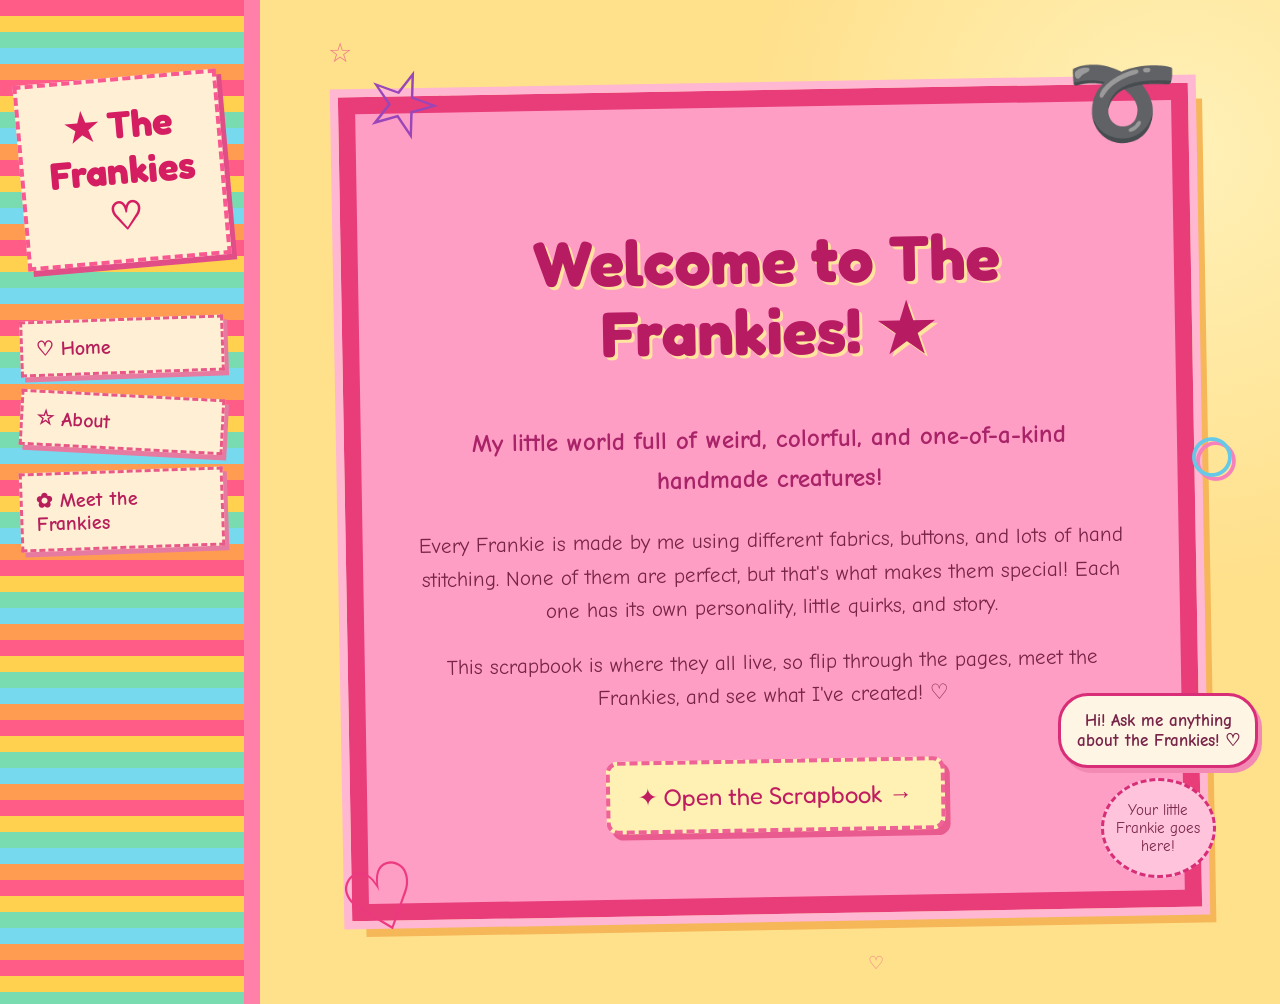
<file: index.html>
<!DOCTYPE html>
<html lang="en">
<head>
  <meta charset="UTF-8">
  <meta name="viewport" content="width=device-width, initial-scale=1.0">
  <title>The Frankies ★</title>
  <link rel="stylesheet" href="style.css">
</head>
  <script src="script.js"></script>
<body>

  <div class="scrapbook">

    <aside class="sidebar">
      <h1>★ The<br>Frankies ♡</h1>

      <nav>
        <a href="index.html">♡ Home</a>
        <a href="#about">☆ About</a>
        <a href="frankies.html">✿ Meet the Frankies</a>
      </nav>
    </aside>

    <main class="page">
      <div class="decorations">
        <span class="star">☆</span>
        <span class="swirl">➰</span>
        <span class="heart">♡</span>
        <span class="bubble">○</span>
      </div>

      <section class="intro" id="about">
        <h2>Welcome to The Frankies! ★</h2>

        <p class="subtitle">
          My little world full of weird, colorful,
          and one-of-a-kind handmade creatures!
        </p>

        <p>
          Every Frankie is made by me using different
          fabrics, buttons, and lots of hand stitching.
          None of them are perfect, but that's what
          makes them special! Each one has its own
          personality, little quirks, and story.
        </p>

        <p>
          This scrapbook is where they all live,
          so flip through the pages, meet the Frankies,
          and see what I've created! ♡
        </p>

        <a class="open-button" href="frankies.html">
          ✦ Open the Scrapbook →
        </a>
      </section>

      <div class="ai-frankie">
        <div class="speech-bubble">
          Hi! Ask me anything about the Frankies! ♡
        </div>
        <div class="mascot-placeholder">
          Your little Frankie goes here!
        </div>
      </div>
    </main>

  </div>

</body>
</html>
</file>
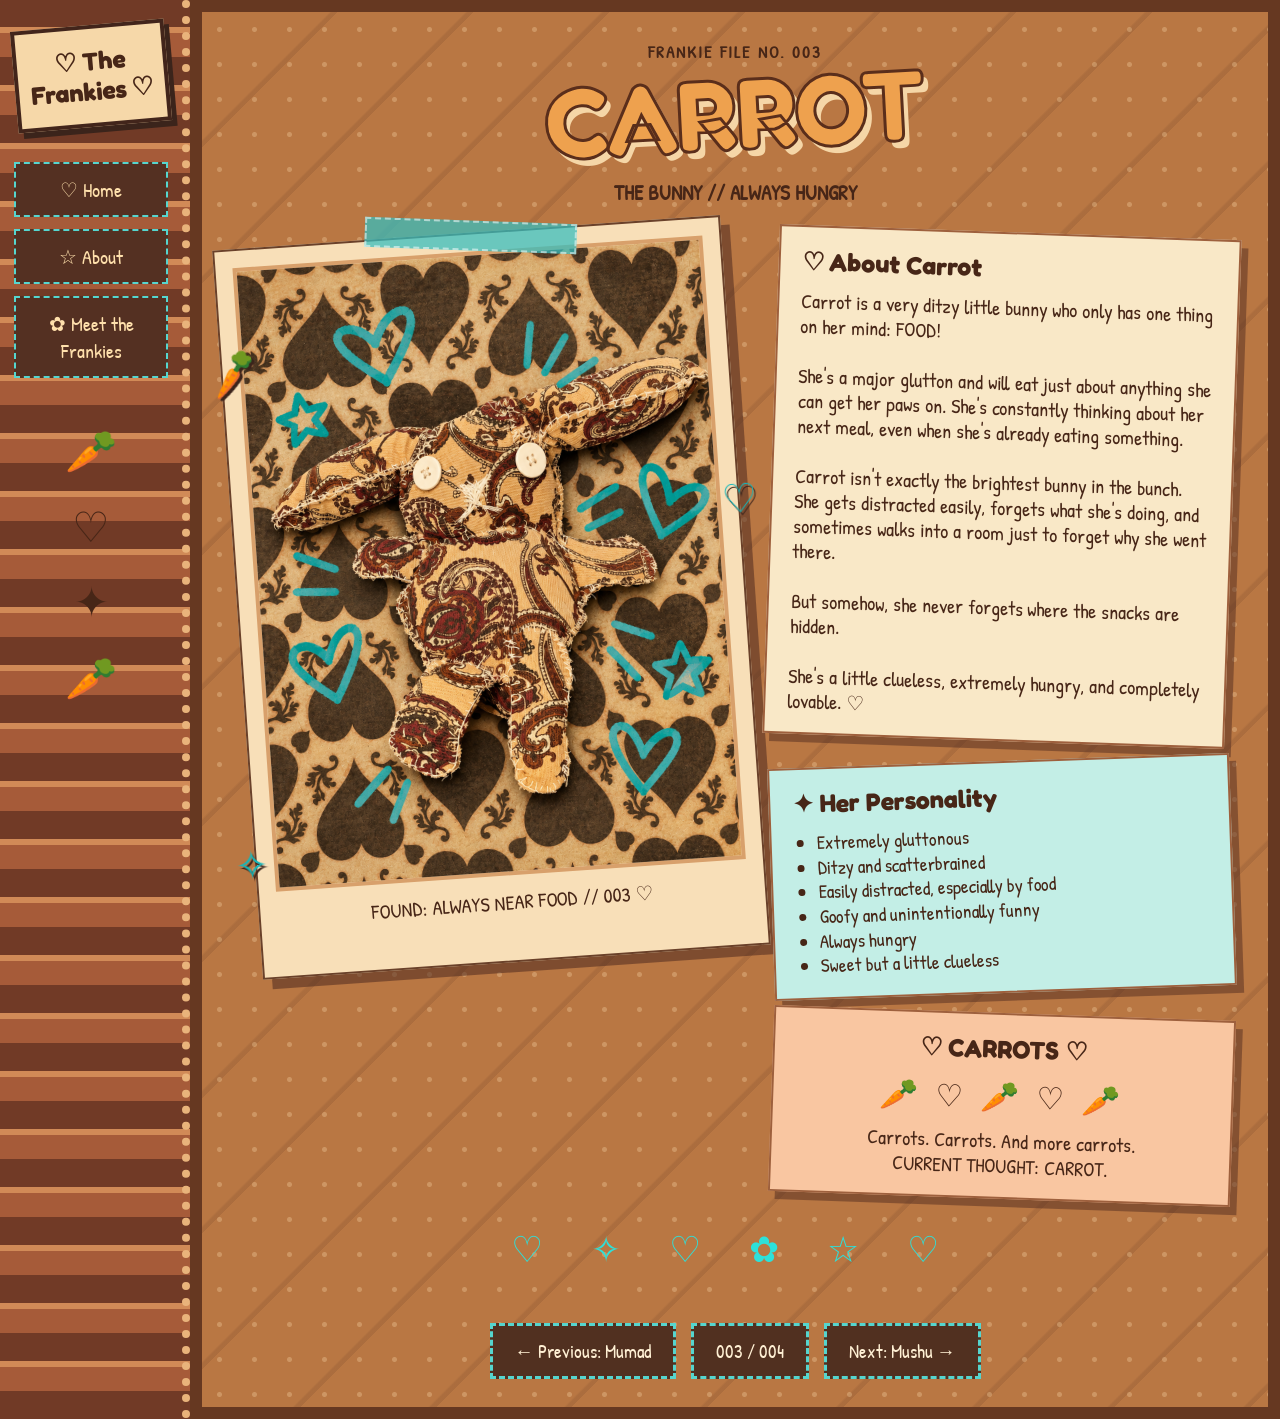
<file: carrot.html>
<!DOCTYPE html>
<html lang="en">
<head>
<meta charset="UTF-8">
<meta name="viewport" content="width=device-width, initial-scale=1">
<title>Carrot the Bunny | The Frankies</title>
<style>
@import url('https://fonts.googleapis.com/css2?family=Fredoka:wght@400;500;600;700&family=Patrick+Hand&display=swap');

* { box-sizing: border-box; }

body {
  margin: 0;
  color: #472617;
  font-family: 'Patrick Hand', cursive;
  background: #42251b;
  background-image: repeating-linear-gradient(35deg, transparent 0 65px, #ffffff08 66px 69px);
}

.layout {
  display: grid;
  grid-template-columns: 190px 1fr;
  max-width: 1450px;
  margin: auto;
  min-height: 100vh;
}

.sidebar {
  padding: 25px 14px;
  background: repeating-linear-gradient(0deg, #713a26 0 28px, #a65b39 28px 52px, #d18a57 52px 58px);
  border-right: 8px dotted #e9b37b;
  text-align: center;
}

.logo {
  background: #f6d8a9;
  border: 4px solid #42251b;
  padding: 17px 7px;
  transform: rotate(-5deg);
  font: 700 25px Fredoka, sans-serif;
  margin-bottom: 35px;
  box-shadow: 5px 6px #3b241b;
}

.sidebar a {
  display: block;
  background: #543022;
  color: #ffe0ac;
  border: 2px dashed #55d6cf;
  padding: 12px 5px;
  margin: 12px 0;
  font-size: 20px;
  text-decoration: none;
}

.sidebar a:hover, .nav a:hover {
  background: #117e82;
  color: white;
}

.side-doodle {
  font-size: 42px;
  margin-top: 35px;
  line-height: 1.8;
}

main {
  position: relative;
  padding: 28px 35px;
  overflow: hidden;
  background-color: #b97743;
  background-image:
    radial-gradient(#f6d4a455 2px, transparent 3px),
    repeating-linear-gradient(135deg, transparent 0 90px, #512b1c22 92px 96px);
  background-size: 35px 35px, auto;
  border: 12px solid #663821;
}

.header {
  text-align: center;
  position: relative;
  z-index: 1;
}

.file {
  font-size: 17px;
  letter-spacing: 2px;
  font-weight: bold;
}

h1 {
  font: 700 clamp(48px, 8vw, 100px) Fredoka, sans-serif;
  color: #eea14e;
  margin: 0;
  line-height: 1;
  transform: rotate(-3deg);
  -webkit-text-stroke: 3px #5a2e1b;
  text-shadow: 5px 7px #f5d6a7;
}

.subtitle {
  font-size: 21px;
  font-weight: bold;
  margin: 15px 0 25px;
}

.content {
  display: grid;
  grid-template-columns: minmax(250px, 1.1fr) minmax(280px, 1fr);
  gap: 25px;
  align-items: start;
}

.photo-area {
  position: relative;
  padding: 17px 17px 45px;
  background: #f8dfb8;
  transform: rotate(-4deg);
  border: 2px solid #6a412a;
  box-shadow: 9px 10px #4c291e88;
}

.photo-area img {
  display: block;
  width: 100%;
  border: 4px solid #d8a06b;
}

.photo-caption {
  text-align: center;
  margin-top: 13px;
  font-size: 20px;
}

.tape {
  position: absolute;
  top: -14px;
  left: 30%;
  width: 42%;
  height: 30px;
  background: #35bfc0b9;
  transform: rotate(6deg);
  z-index: 2;
  border: 2px dashed #fff8;
}

.sticker {
  position: absolute;
  font-size: 40px;
  filter: drop-shadow(2px 3px #3b231b);
}

.s1 { top: 13%; left: -15px; transform: rotate(-15deg); }
.s2 { top: 35%; right: -20px; color: #12b8bd; }
.s3 { bottom: 12%; left: -22px; color: #12b8bd; }

.notes {
  display: flex;
  flex-direction: column;
  gap: 20px;
}

.paper {
  background: #f9e8c7;
  padding: 19px 22px;
  border: 2px solid #9e603d;
  box-shadow: 7px 8px #522d2180;
  transform: rotate(2deg);
}

.paper:nth-child(2) {
  background: #c3eee6;
  transform: rotate(-2deg);
}

.paper:nth-child(3) {
  background: #f9c6a1;
  transform: rotate(2deg);
  text-align: center;
}

h2 {
  font: 700 25px Fredoka, sans-serif;
  margin: 0 0 12px;
}

p {
  font-size: 20px;
  line-height: 1.25;
  margin: 0;
}

ul {
  margin: 0;
  padding-left: 23px;
  font-size: 19px;
  line-height: 1.3;
}

.carrots {
  font-size: 31px;
  letter-spacing: 5px;
  margin: 10px 0;
}

.nav {
  display: flex;
  justify-content: center;
  align-items: center;
  gap: 15px;
  flex-wrap: wrap;
  margin-top: 50px;
}

.nav a, .count {
  display: inline-block;
  padding: 12px 22px;
  border: 3px dashed #55d5ce;
  background: #513020;
  color: #fff0d4;
  text-decoration: none;
  font-size: 19px;
}

.doodles {
  text-align: center;
  font-size: 36px;
  color: #2de1da;
  margin: 25px 0 0;
  letter-spacing: 20px;
}

@media (max-width: 800px) {
  .layout { grid-template-columns: 1fr; }
  .sidebar { border-right: 0; border-bottom: 7px dotted #e9b37b; }
  .sidebar a { display: inline-block; margin: 5px; padding: 8px 12px; }
  .side-doodle { display: none; }
  main { padding: 20px; }
  .content { grid-template-columns: 1fr; }
  .photo-area { max-width: 470px; margin: 10px auto 25px; }
}
</style>
</head>

<body>
<div class="layout">

  <aside class="sidebar">
    <div class="logo">♡ The<br>Frankies ♡</div>
    <a href="index.html">♡ Home</a>
    <a href="index.html#about">☆ About</a>
    <a href="frankies.html">✿ Meet the Frankies</a>
    <div class="side-doodle">🥕<br>♡<br>✦<br>🥕</div>
  </aside>

  <main>
    <header class="header">
      <div class="file">FRANKIE FILE NO. 003</div>
      <h1>CARROT</h1>
      <div class="subtitle">THE BUNNY // ALWAYS HUNGRY</div>
    </header>

    <div class="content">

      <div class="photo-area">
        <div class="tape"></div>
        <span class="sticker s1">🥕</span>
        <span class="sticker s2">♡</span>
        <span class="sticker s3">✧</span>

<img src="carrot.png" alt="Carrot the Bunny">

        <div class="photo-caption">
          FOUND: ALWAYS NEAR FOOD // 003 ♡
        </div>
      </div>

      <div class="notes">
        <section class="paper">
          <h2>♡ About Carrot</h2>
          <p>
            Carrot is a very ditzy little bunny who only has
            one thing on her mind: FOOD!
            <br><br>
            She's a major glutton and will eat just about
            anything she can get her paws on. She's
            constantly thinking about her next meal,
            even when she's already eating something.
            <br><br>
            Carrot isn't exactly the brightest bunny in
            the bunch. She gets distracted easily,
            forgets what she's doing, and sometimes
            walks into a room just to forget why she
            went there.
            <br><br>
            But somehow, she never forgets where
            the snacks are hidden.
            <br><br>
            She's a little clueless, extremely hungry,
            and completely lovable. ♡
          </p>
        </section>

        <section class="paper">
          <h2>✦ Her Personality</h2>
          <ul>
            <li>Extremely gluttonous</li>
            <li>Ditzy and scatterbrained</li>
            <li>Easily distracted, especially by food</li>
            <li>Goofy and unintentionally funny</li>
            <li>Always hungry</li>
            <li>Sweet but a little clueless</li>
          </ul>
        </section>

        <section class="paper">
          <h2>♡ CARROTS ♡</h2>
          <div class="carrots">🥕 ♡ 🥕 ♡ 🥕</div>
          <p>Carrots. Carrots. And more carrots.</p>
          <p>CURRENT THOUGHT: CARROT.</p>
        </section>
      </div>
    </div>

    <div class="doodles">♡ ✧ ♡ ✿ ☆ ♡</div>
<footer class="nav">
  <a href="mumad.html">← Previous: Mumad</a>
  <span class="count">003 / 004</span>
  <a href="mushu.html">Next: Mushu →</a>
</footer>
    
  </main>
</div>
</body>
</html>
</file>
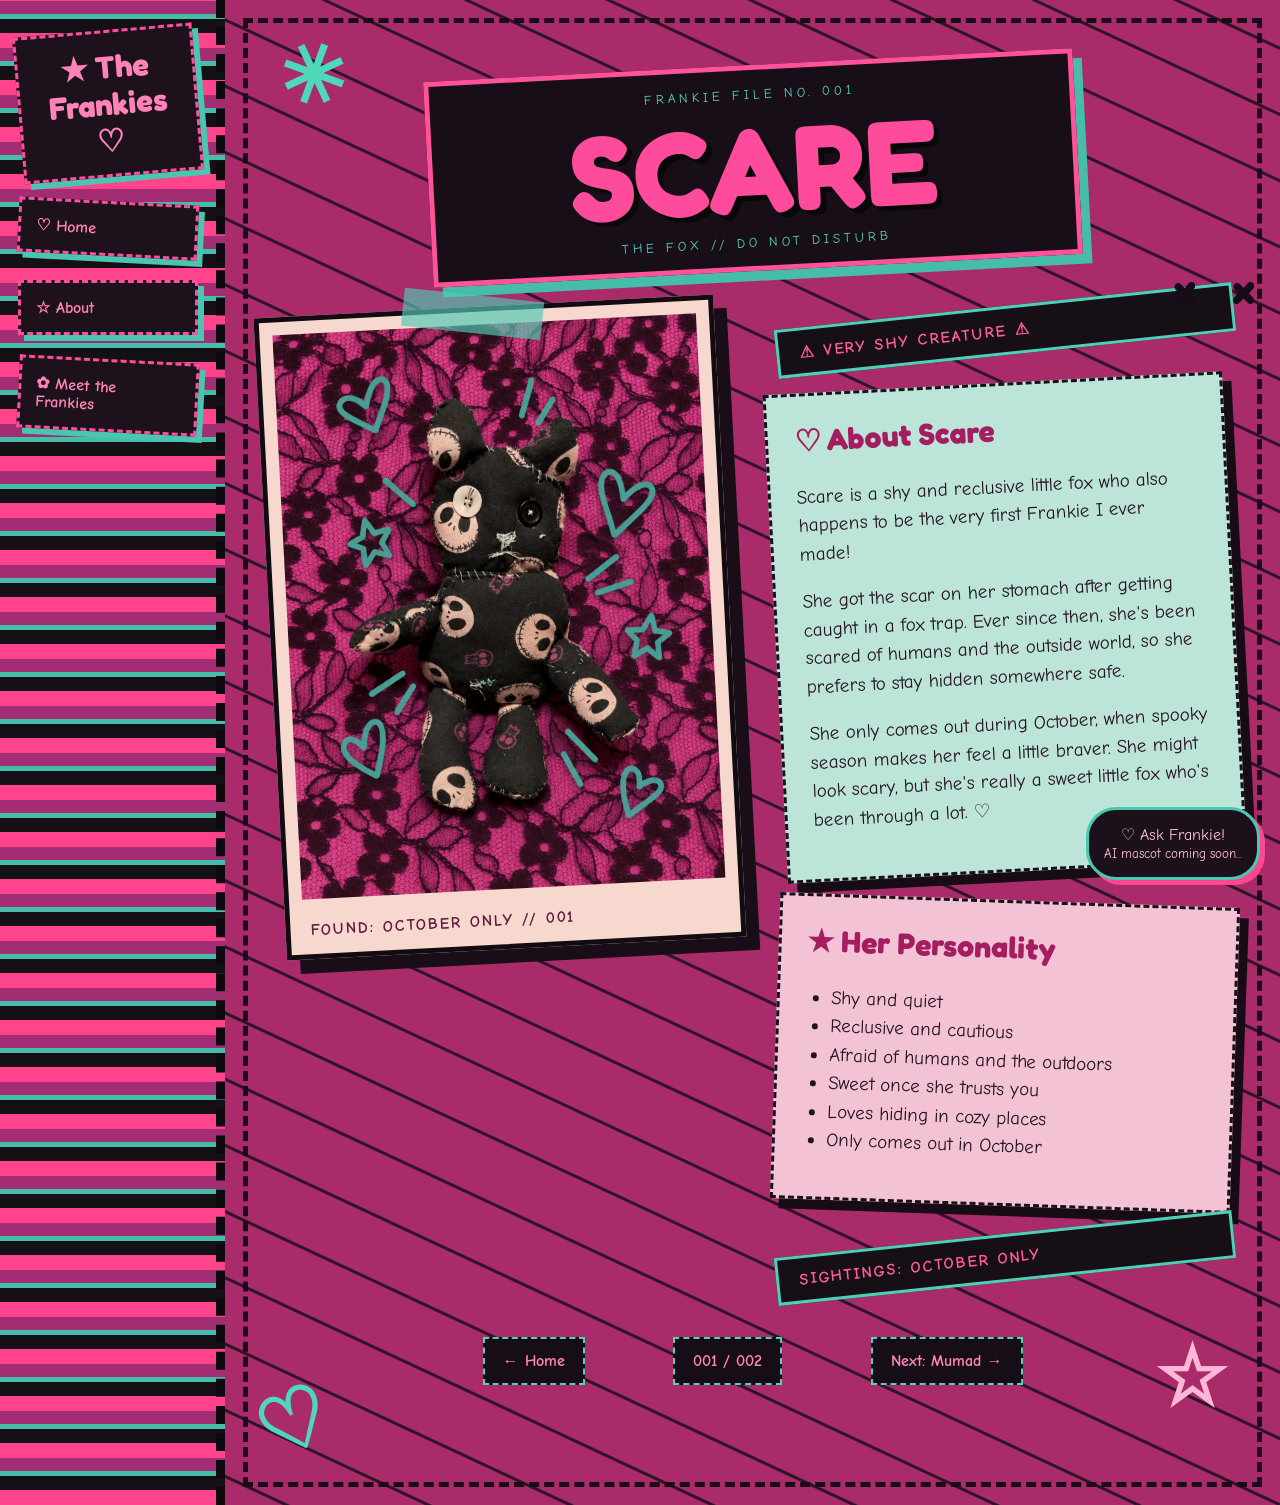
<file: frankies.html>
<!DOCTYPE html>
<html lang="en">
<head>
<meta charset="UTF-8">
<meta name="viewport" content="width=device-width, initial-scale=1">
<title>Scare the Fox | The Frankies</title>
<link href="https://fonts.googleapis.com/css2?family=Fredoka:wght@400;600;700&family=Comic+Neue:wght@400;700&display=swap" rel="stylesheet">

<style>
* {
  box-sizing: border-box;
}

body {
  margin: 0;
  background: #170c16;
  color: #ffdaeb;
  font-family: 'Comic Neue', cursive;
}

.book {
  display: flex;
  min-height: 100vh;
}

.sidebar {
  width: 225px;
  flex-shrink: 0;
  padding: 30px 18px;
  background: repeating-linear-gradient(
    0deg,
    #ff438c 0 15px,
    #151015 15px 29px,
    #46bda9 29px 34px,
    #a32d72 34px 47px
  );
  border-right: 9px dashed #0d090e;
}

.logo,
.sidebar a {
  display: block;
  padding: 15px;
  margin-bottom: 24px;
  background: #1d111c;
  border: 3px dashed #ff4f9c;
  box-shadow: 6px 6px 0 #49c5b0;
  color: #ff83b9;
  text-decoration: none;
  font-weight: bold;
}

.logo {
  font-family: Fredoka, sans-serif;
  font-size: 31px;
  text-align: center;
  transform: rotate(-5deg);
}

.sidebar a:nth-child(even) {
  transform: rotate(3deg);
}

.sidebar a:hover {
  background: #3b1832;
}

.page {
  position: relative;
  flex: 1;
  min-width: 0;
  overflow: hidden;
  padding: 65px 45px 120px;
  background:
    repeating-linear-gradient(
      25deg,
      transparent 0 24px,
      #2e1329 25px 27px,
      transparent 28px 60px
    ),
    #a92b69;
}

.page::before {
  content: "";
  position: absolute;
  inset: 18px;
  border: 5px dashed #190b17;
  pointer-events: none;
}

.title {
  position: relative;
  text-align: center;
  margin: 0 auto 35px;
  max-width: 650px;
  padding: 15px;
  background: #170e17;
  border: 5px solid #ff5299;
  transform: rotate(-3deg);
  box-shadow: 9px 10px 0 #46bda9;
}

.title small {
  color: #56d4bd;
  letter-spacing: 4px;
}

.title h1 {
  font: 700 clamp(65px, 10vw, 120px)/1 Fredoka, sans-serif;
  margin: 5px 0;
  color: #ff4b9b;
  text-shadow: 5px 5px #080808;
}

.layout {
  position: relative;
  display: grid;
  grid-template-columns: minmax(0, 1fr) minmax(0, 1fr);
  gap: 45px;
  align-items: start;
  max-width: 1250px;
  margin: auto;
}

.photo {
  position: relative;
  padding: 13px 13px 55px;
  background: #f6d8ce;
  border: 5px solid #130b12;
  transform: rotate(-3deg);
  box-shadow: 13px 14px 0 #190d18;
}

.photo img {
  display: block;
  width: 100%;
  height: auto;
}

.photo::after {
  content: "FOUND: OCTOBER ONLY // 001";
  position: absolute;
  bottom: 15px;
  left: 20px;
  color: #611c42;
  font-weight: bold;
  letter-spacing: 2px;
}

.tape {
  position: absolute;
  top: -17px;
  left: 32%;
  z-index: 2;
  width: 140px;
  height: 38px;
  background: #51c9b4aa;
  transform: rotate(9deg);
}

.notes {
  display: flex;
  flex-direction: column;
  gap: 28px;
}

.note {
  padding: 26px;
  color: #24121f;
  background: #f3c3d5;
  border: 3px dashed #191019;
  box-shadow: 9px 10px 0 #170c16;
  transform: rotate(2deg);
}

.note:nth-child(even) {
  background: #bce4d8;
  transform: rotate(-3deg);
}

.note h2 {
  margin-top: 0;
  font: 700 30px Fredoka, sans-serif;
  color: #a41d60;
}

.note p,
.note li {
  font-size: 19px;
  line-height: 1.5;
}

.note ul {
  padding-left: 25px;
}

.warning {
  display: inline-block;
  background: #161016;
  color: #ff5b9e;
  padding: 12px 20px;
  border: 3px solid #4ed0b8;
  transform: rotate(-6deg);
  font-weight: bold;
  letter-spacing: 2px;
}

.doodle {
  position: absolute;
  pointer-events: none;
  font-size: 80px;
  color: #50d6b9;
  font-weight: bold;
  z-index: 2;
}

.d1 {
  top: 30px;
  left: 5%;
  transform: rotate(20deg);
}

.d2 {
  top: 240px;
  right: 2%;
  color: #170b17;
}

.d3 {
  bottom: 35px;
  left: 3%;
  transform: rotate(-25deg);
}

.d4 {
  bottom: 80px;
  right: 5%;
  color: #ffb7d8;
}

.footer {
  position: relative;
  margin: 55px auto 0;
  max-width: 540px;
  display: flex;
  justify-content: space-between;
  align-items: center;
  gap: 15px;
  flex-wrap: wrap;
}

.footer a,
.footer span {
  padding: 13px 18px;
  background: #170d17;
  color: #ff85ba;
  border: 2px dashed #4ad4ba;
  text-decoration: none;
  font-weight: bold;
}

.footer a:hover {
  background: #4ad4ba;
  color: #170d17;
  transform: rotate(-2deg);
}

.mascot {
  position: fixed;
  bottom: 20px;
  right: 20px;
  z-index: 10;
  max-width: 180px;
  background: #1c101b;
  color: #ffc4dc;
  border: 3px solid #48c8b1;
  border-radius: 30px;
  padding: 15px;
  text-align: center;
  box-shadow: 5px 5px 0 #ff4791;
}

@media (max-width: 900px) {
  .book {
    flex-direction: column;
  }

  .sidebar {
    width: 100%;
    border-right: 0;
  }

  .sidebar a {
    display: inline-block;
    margin: 8px;
  }

  .layout {
    grid-template-columns: 1fr;
  }

  .page {
    padding: 45px 25px 150px;
  }

  .doodle {
    font-size: 45px;
  }

  .mascot {
    position: relative;
    margin: 35px 0 0 auto;
  }
}
</style>
</head>

<body>

<div class="book">

  <aside class="sidebar">
    <div class="logo">★ The<br>Frankies ♡</div>

    <a href="index.html">♡ Home</a>
    <a href="index.html#about">☆ About</a>
    <a href="frankies.html">✿ Meet the Frankies</a>
  </aside>

  <main class="page">

    <span class="doodle d1">✳</span>
    <span class="doodle d2">× ×</span>
    <span class="doodle d3">♡</span>
    <span class="doodle d4">☆</span>

    <header class="title">
      <small>FRANKIE FILE NO. 001</small>
      <h1>SCARE</h1>
      <small>THE FOX // DO NOT DISTURB</small>
    </header>

    <div class="layout">

      <div class="photo">
        <div class="tape"></div>
        <img
          src="scare.png"
          alt="Scare, a handmade skull-pattern fox plushie on hot pink lace"
        >
      </div>

      <div class="notes">

        <div class="warning">
          ⚠ VERY SHY CREATURE ⚠
        </div>

        <section class="note">
          <h2>♡ About Scare</h2>

          <p>
            Scare is a shy and reclusive little fox who
            also happens to be the very first Frankie
            I ever made!
          </p>

          <p>
            She got the scar on her stomach after
            getting caught in a fox trap. Ever since
            then, she's been scared of humans and the
            outside world, so she prefers to stay
            hidden somewhere safe.
          </p>

          <p>
            She only comes out during October, when
            spooky season makes her feel a little
            braver. She might look scary, but she's
            really a sweet little fox who's been
            through a lot. ♡
          </p>
        </section>

        <section class="note">
          <h2>★ Her Personality</h2>

          <ul>
            <li>Shy and quiet</li>
            <li>Reclusive and cautious</li>
            <li>Afraid of humans and the outdoors</li>
            <li>Sweet once she trusts you</li>
            <li>Loves hiding in cozy places</li>
            <li>Only comes out in October</li>
          </ul>
        </section>

        <div class="warning">
          SIGHTINGS: OCTOBER ONLY
        </div>

      </div>
    </div>

    <!-- SCRAPBOOK PAGE NAVIGATION -->
    <div class="footer">
      <a href="index.html">← Home</a>
      <span>001 / 002</span>
      <a href="mumad.html">Next: Mumad →</a>
    </div>

    <!-- FUTURE AI FRANKIE -->
    <div class="mascot">
      ♡ Ask Frankie!<br>
      <small>AI mascot coming soon...</small>
    </div>

  </main>
</div>

</body>
</html>
</file>
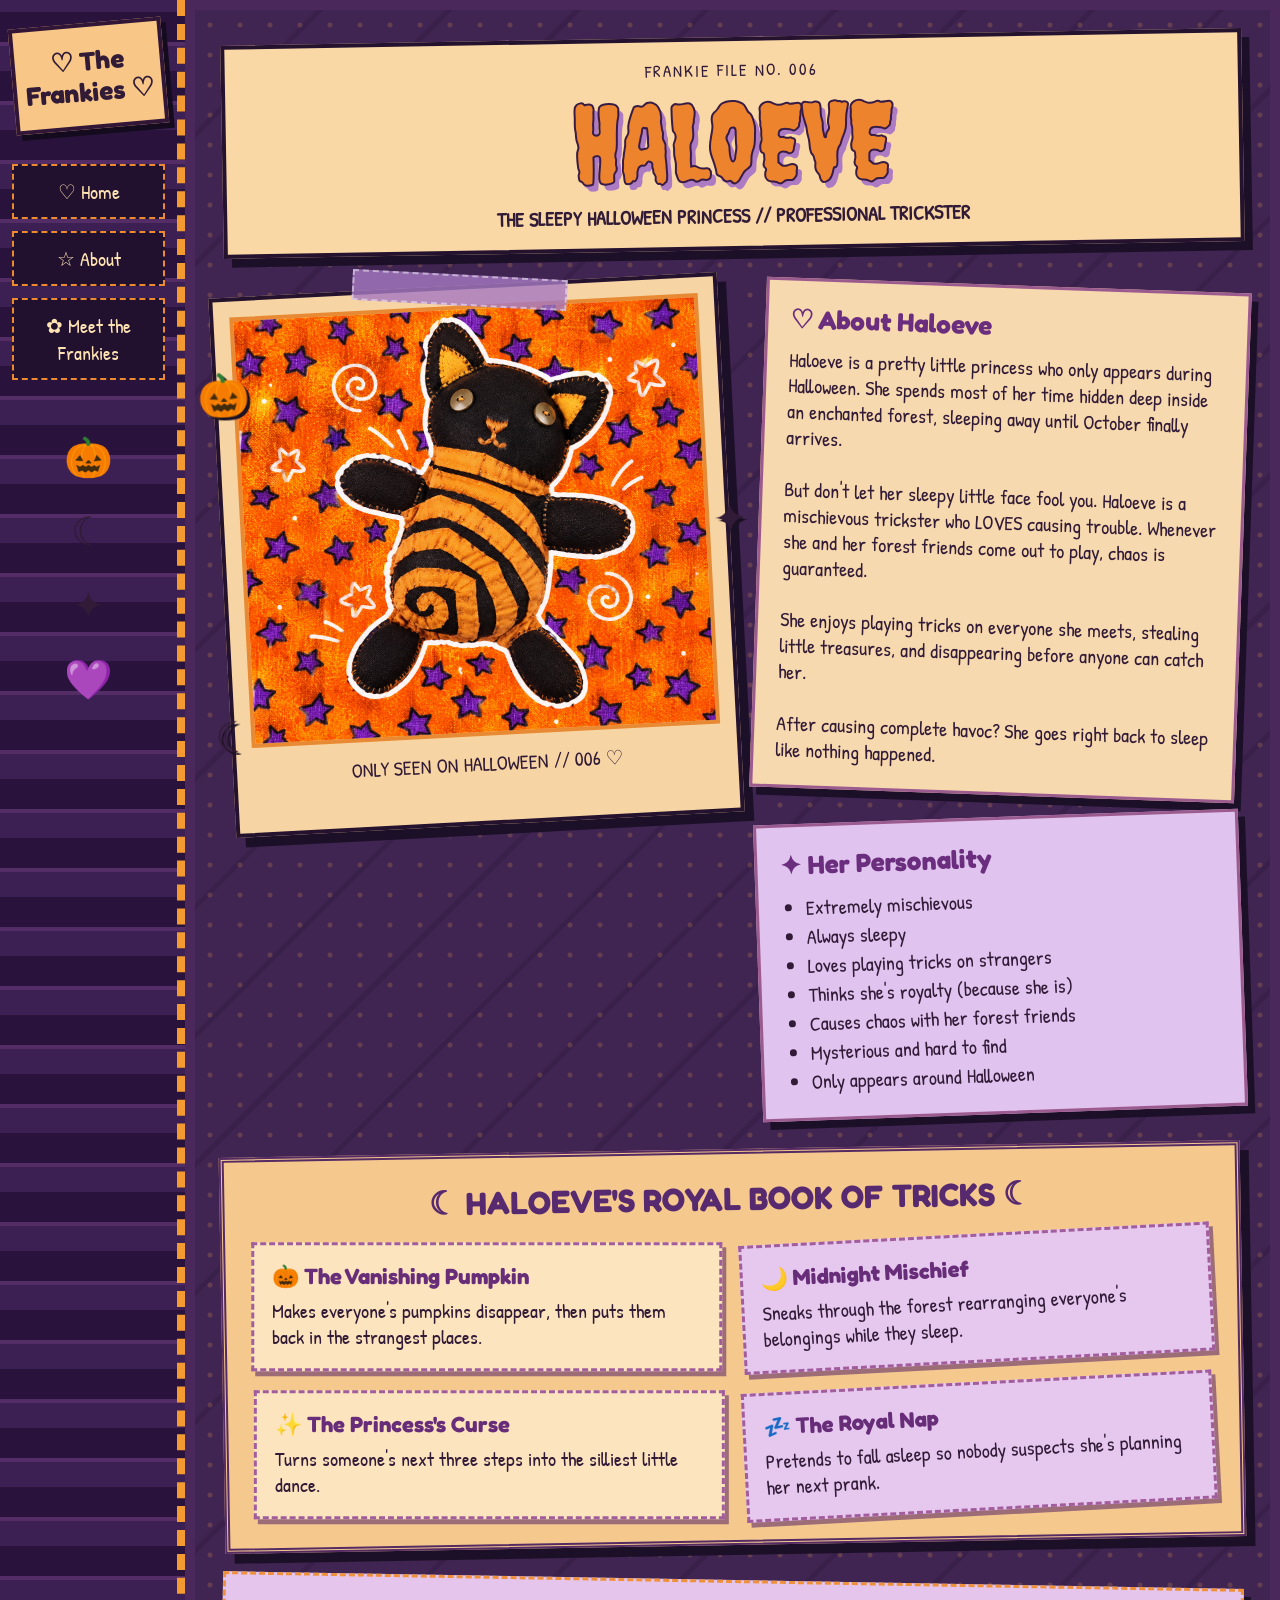
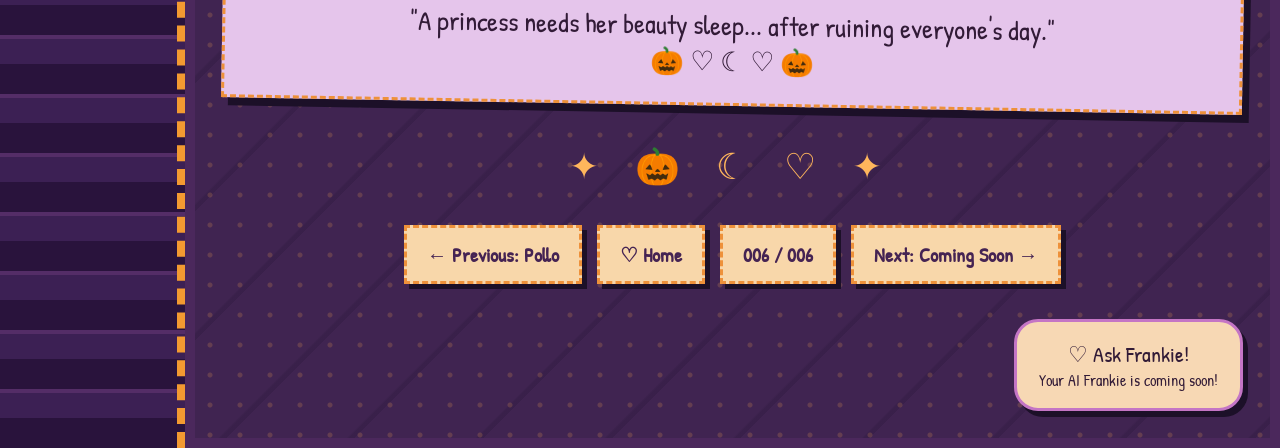
<file: haloeve.html>
<!DOCTYPE html>
<html lang="en">
<head>
<meta charset="UTF-8">
<meta name="viewport" content="width=device-width, initial-scale=1">
<title>Haloeve | The Frankies</title>

<style>
@import url('https://fonts.googleapis.com/css2?family=Fredoka:wght@400;500;600;700&family=Patrick+Hand&family=Creepster&display=swap');

* { box-sizing: border-box; }

body {
  margin: 0;
  background: #180d25;
  color: #321b37;
  font-family: 'Patrick Hand', cursive;
}

.scrapbook {
  max-width: 1550px;
  min-height: 100vh;
  margin: auto;
  display: grid;
  grid-template-columns: 185px minmax(0, 1fr);
}

.sidebar {
  padding: 23px 12px;
  text-align: center;
  border-right: 8px dashed #f39a31;
  background:
    repeating-linear-gradient(0deg,
      #29133c 0 30px,
      #3c2054 30px 55px,
      #542d67 55px 59px);
}

.logo {
  background: #f8c788;
  border: 4px solid #321637;
  box-shadow: 5px 6px #140c1e;
  padding: 18px 7px;
  font: 700 26px Fredoka, sans-serif;
  transform: rotate(-5deg);
  margin-bottom: 35px;
}

.sidebar a {
  display: block;
  padding: 12px 5px;
  margin: 12px 0;
  background: #21112f;
  color: #ffe3b3;
  border: 2px dashed #ec8a30;
  text-decoration: none;
  font-size: 20px;
}

.sidebar a:hover,
footer a:hover {
  background: #743a92;
  color: white;
}

.side-art {
  font-size: 39px;
  line-height: 1.9;
  margin-top: 40px;
}

main {
  position: relative;
  min-width: 0;
  overflow: hidden;
  padding: 27px;
  border: 10px solid #4b285c;
  background-color: #402451;
  background-image:
    radial-gradient(circle, #ffad4d30 2px, transparent 3px),
    repeating-linear-gradient(135deg,
      transparent 0 85px,
      #160b2729 87px 91px);
  background-size: 30px 30px, auto;
}

.header {
  position: relative;
  text-align: center;
  background: #f9d8a6;
  border: 4px solid #24122e;
  box-shadow: 8px 9px #1c1028;
  padding: 17px;
  transform: rotate(-1deg);
  margin-bottom: 35px;
}

.file {
  font-size: 17px;
  letter-spacing: 2px;
}

h1 {
  font: 400 clamp(58px, 9vw, 108px) Creepster, cursive;
  color: #ed842d;
  -webkit-text-stroke: 2px #381c45;
  text-shadow: 5px 6px #ad7ac4;
  margin: 4px 0;
  line-height: 1.05;
}

.subtitle {
  font-size: 20px;
  font-weight: bold;
}

.content {
  display: grid;
  grid-template-columns: minmax(0, 1.05fr) minmax(0, 1fr);
  gap: 27px;
  align-items: start;
}

.photo {
  position: relative;
  background: #f7d4a3;
  padding: 16px 16px 44px;
  border: 4px solid #24122e;
  box-shadow: 9px 10px #1c1028;
  transform: rotate(-3deg);
}

.photo img {
  width: 100%;
  display: block;
  border: 4px solid #e88a34;
}

.tape {
  position: absolute;
  width: 43%;
  height: 31px;
  top: -15px;
  left: 28%;
  background: #a77ac4cc;
  transform: rotate(6deg);
  border: 2px dashed #fff7;
}

.photo-caption {
  text-align: center;
  font-size: 20px;
  margin-top: 14px;
}

.sticker {
  position: absolute;
  font-size: 42px;
  filter: drop-shadow(3px 3px #1b1024);
}

.s1 { top: 12%; left: -20px; }
.s2 { right: -22px; top: 40%; }
.s3 { bottom: 13%; left: -20px; }

.notes {
  display: flex;
  flex-direction: column;
  gap: 22px;
}

.paper {
  padding: 22px;
  background: #f7d9af;
  border: 3px solid #9c5b8e;
  box-shadow: 7px 8px #1c1028;
  transform: rotate(2deg);
}

.paper:nth-child(2) {
  background: #e0c3ee;
  transform: rotate(-2deg);
}

h2 {
  font: 700 26px Fredoka, sans-serif;
  color: #6b2e7e;
  margin: 0 0 13px;
}

p {
  margin: 0;
  font-size: 20px;
  line-height: 1.3;
}

ul {
  margin: 0;
  padding-left: 25px;
  font-size: 20px;
  line-height: 1.45;
}

.trick-book {
  margin-top: 35px;
  padding: 25px;
  background: #f5c88e;
  border: 5px double #552b63;
  box-shadow: 9px 10px #1c1028;
  transform: rotate(-1deg);
}

.trick-title {
  text-align: center;
  font: 700 32px Fredoka, sans-serif;
  color: #572a70;
  margin-bottom: 20px;
}

.tricks {
  display: grid;
  grid-template-columns: repeat(2, minmax(0, 1fr));
  gap: 19px;
}

.trick {
  padding: 18px;
  background: #fce4bf;
  border: 3px dashed #a15d9c;
  box-shadow: 4px 5px #9d6d77;
  transform: rotate(1deg);
}

.trick:nth-child(even) {
  background: #e6c8ef;
  transform: rotate(-2deg);
}

.trick h3 {
  font: 700 22px Fredoka, sans-serif;
  margin: 0 0 9px;
  color: #672d79;
}

.quote {
  margin-top: 35px;
  padding: 24px;
  background: #e5c5eb;
  border: 3px dashed #ee913a;
  box-shadow: 7px 8px #1c1028;
  transform: rotate(1deg);
  text-align: center;
  font-size: 27px;
}

.doodles {
  text-align: center;
  font-size: 36px;
  letter-spacing: 14px;
  margin: 35px 0 10px;
  color: #ffb65c;
}

.page-nav {
  display: flex;
  justify-content: center;
  align-items: center;
  flex-wrap: wrap;
  gap: 15px;
  margin: 35px 0 25px;
}

.page-nav a,
.page-nav span {
  display: inline-block;
  background: #f8d7aa;
  color: #452353;
  border: 3px dashed #ee913a;
  padding: 13px 20px;
  font-size: 20px;
  font-weight: bold;
  text-decoration: none;
  box-shadow: 5px 5px #1c1028;
}

.page-nav a:hover {
  background: #e3c0ee;
  transform: rotate(-2deg);
}

.mascot {
  width: fit-content;
  margin: 35px 0 0 auto;
  background: #f7d8b4;
  border: 3px solid #c475c5;
  border-radius: 24px;
  padding: 17px 22px;
  text-align: center;
  box-shadow: 5px 6px #1c1028;
  font-size: 22px;
}

.mascot small {
  display: block;
  font-size: 16px;
}

@media (max-width: 800px) {
  .scrapbook { grid-template-columns: 1fr; }
  .sidebar { border-right: 0; }
  .sidebar a { display: inline-block; margin: 5px; padding: 9px 12px; }
  .side-art { display: none; }
  .content { grid-template-columns: 1fr; }
  .photo { max-width: 480px; margin: 10px auto 25px; }
}

@media (max-width: 550px) {
  main { padding: 15px; }
  .tricks { grid-template-columns: 1fr; }
  .doodles { letter-spacing: 5px; }
}
</style>
</head>

<body>
<div class="scrapbook">

  <aside class="sidebar">
    <div class="logo">♡ The<br>Frankies ♡</div>
    <a href="index.html">♡ Home</a>
    <a href="index.html#about">☆ About</a>
    <a href="frankies.html">✿ Meet the Frankies</a>
    <div class="side-art">🎃<br>☾<br>✦<br>💜</div>
  </aside>

  <main>

    <header class="header">
      <div class="file">FRANKIE FILE NO. 006</div>
      <h1>HALOEVE</h1>
      <div class="subtitle">
        THE SLEEPY HALLOWEEN PRINCESS // PROFESSIONAL TRICKSTER
      </div>
    </header>

    <div class="content">

      <div class="photo">
        <div class="tape"></div>
        <span class="sticker s1">🎃</span>
        <span class="sticker s2">✦</span>
        <span class="sticker s3">☾</span>

        <img src="haloeve.png" alt="Haloeve the Halloween princess">

        <div class="photo-caption">
          ONLY SEEN ON HALLOWEEN // 006 ♡
        </div>
      </div>

      <div class="notes">

        <section class="paper">
          <h2>♡ About Haloeve</h2>
          <p>
            Haloeve is a pretty little princess who only
            appears during Halloween. She spends most of
            her time hidden deep inside an enchanted forest,
            sleeping away until October finally arrives.
            <br><br>
            But don't let her sleepy little face fool you.
            Haloeve is a mischievous trickster who LOVES
            causing trouble. Whenever she and her forest
            friends come out to play, chaos is guaranteed.
            <br><br>
            She enjoys playing tricks on everyone she meets,
            stealing little treasures, and disappearing
            before anyone can catch her.
            <br><br>
            After causing complete havoc? She goes right
            back to sleep like nothing happened.
          </p>
        </section>

        <section class="paper">
          <h2>✦ Her Personality</h2>
          <ul>
            <li>Extremely mischievous</li>
            <li>Always sleepy</li>
            <li>Loves playing tricks on strangers</li>
            <li>Thinks she's royalty (because she is)</li>
            <li>Causes chaos with her forest friends</li>
            <li>Mysterious and hard to find</li>
            <li>Only appears around Halloween</li>
          </ul>
        </section>

      </div>
    </div>

    <section class="trick-book">
      <div class="trick-title">
        ☾ HALOEVE'S ROYAL BOOK OF TRICKS ☾
      </div>

      <div class="tricks">

        <div class="trick">
          <h3>🎃 The Vanishing Pumpkin</h3>
          <p>
            Makes everyone's pumpkins disappear,
            then puts them back in the strangest places.
          </p>
        </div>

        <div class="trick">
          <h3>🌙 Midnight Mischief</h3>
          <p>
            Sneaks through the forest rearranging
            everyone's belongings while they sleep.
          </p>
        </div>

        <div class="trick">
          <h3>✨ The Princess's Curse</h3>
          <p>
            Turns someone's next three steps into
            the silliest little dance.
          </p>
        </div>

        <div class="trick">
          <h3>💤 The Royal Nap</h3>
          <p>
            Pretends to fall asleep so nobody suspects
            she's planning her next prank.
          </p>
        </div>

      </div>
    </section>

    <div class="quote">
      "A princess needs her beauty sleep...
      after ruining everyone's day."
      <div>🎃 ♡ ☾ ♡ 🎃</div>
    </div>

    <div class="doodles">✦ 🎃 ☾ ♡ ✦</div>

    <footer class="page-nav">
      <a href="pollo.html">← Previous: Pollo</a>
      <a href="index.html">♡ Home</a>
      <span>006 / 006</span>
      <span>Next: Coming Soon →</span>
    </footer>

    <div class="mascot">
      ♡ Ask Frankie!
      <small>Your AI Frankie is coming soon!</small>
    </div>

  </main>
</div>
</body>
</html>
</file>
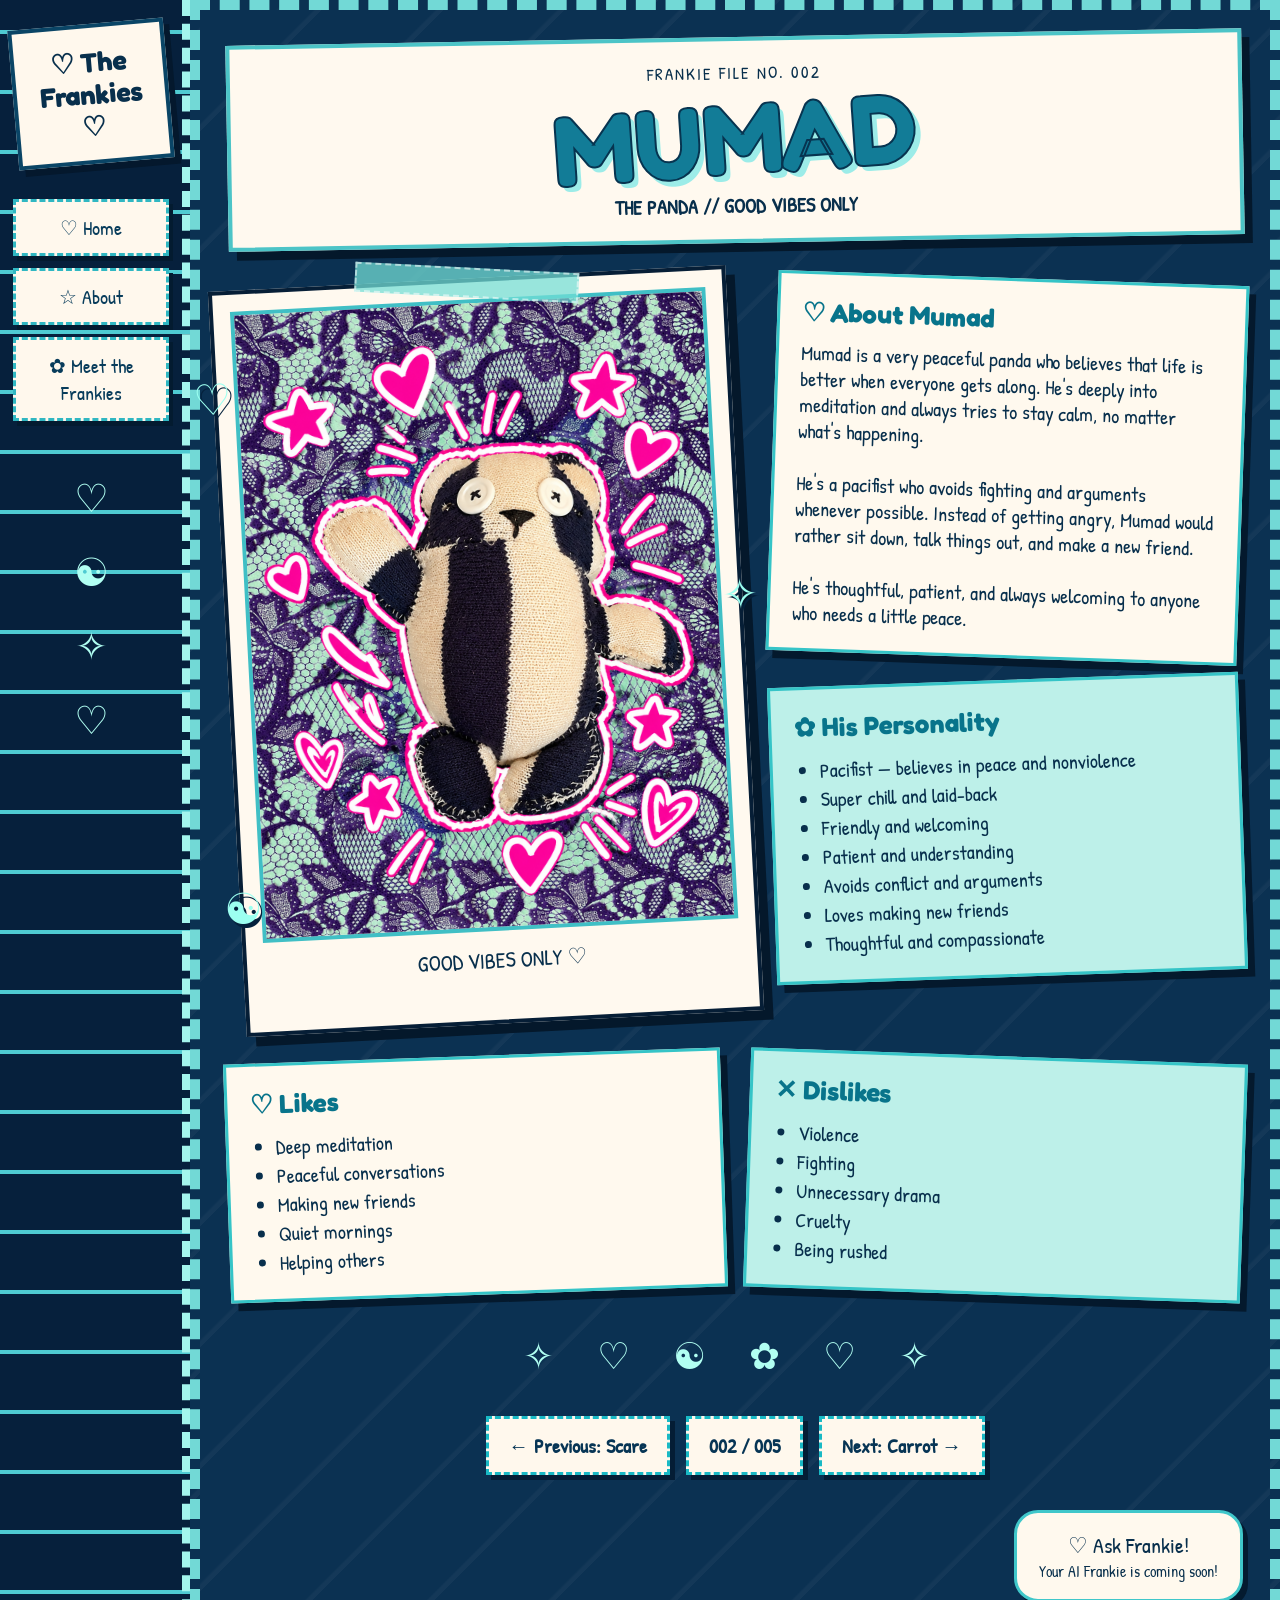
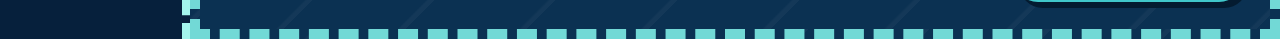
<file: mumad.html>
<!DOCTYPE html>
<html lang="en">
<head>
<meta charset="UTF-8">
<meta name="viewport" content="width=device-width, initial-scale=1">
<title>Mumad the Panda | The Frankies</title>

<style>
@import url('https://fonts.googleapis.com/css2?family=Fredoka:wght@400;500;600;700&family=Patrick+Hand&display=swap');

* {
  box-sizing: border-box;
}

body {
  margin: 0;
  background: #061c31;
  color: #082f4c;
  font-family: 'Patrick Hand', cursive;
}

.scrapbook {
  max-width: 1500px;
  min-height: 100vh;
  margin: auto;
  display: grid;
  grid-template-columns: 190px minmax(0, 1fr);
  background: #0c3555;
}

.sidebar {
  padding: 24px 13px;
  text-align: center;
  background: repeating-linear-gradient(
    0deg,
    #06203c 0 45px,
    #4fcbd2 45px 49px,
    #06203c 49px 60px
  );
  border-right: 8px dashed #a3f5ed;
}

.logo {
  background: #fff8ed;
  padding: 18px 8px;
  border: 4px solid #0a4566;
  transform: rotate(-5deg);
  box-shadow: 6px 7px #04182d;
  font: 700 27px Fredoka, sans-serif;
  margin-bottom: 35px;
}

.sidebar a {
  display: block;
  background: #fff8ed;
  color: #083c5b;
  border: 3px dashed #30b7c2;
  padding: 12px 7px;
  margin: 12px 0;
  font-size: 20px;
  text-decoration: none;
  box-shadow: 4px 5px #031b30;
}

.sidebar a:hover {
  background: #b9f4ee;
  transform: rotate(-2deg);
}

.side-art {
  font-size: 39px;
  color: #b1fff2;
  line-height: 1.9;
  margin-top: 40px;
}

main {
  position: relative;
  min-width: 0;
  padding: 27px;
  border: 10px dashed #72d9d6;
  background-color: #0b3152;
  background-image: repeating-linear-gradient(
    135deg,
    transparent 0 80px,
    #ffffff09 82px 86px
  );
}

.header {
  background: #fff9ef;
  text-align: center;
  padding: 20px;
  border: 4px solid #4cc4c7;
  box-shadow: 8px 9px #04182b;
  transform: rotate(-1deg);
  margin-bottom: 35px;
}

.file {
  font-size: 17px;
  letter-spacing: 2px;
}

h1 {
  font: 700 clamp(55px, 9vw, 100px) Fredoka, sans-serif;
  color: #127c97;
  -webkit-text-stroke: 2px #073450;
  text-shadow: 5px 6px #9cece8;
  margin: 4px 0;
  line-height: 1;
  transform: rotate(-3deg);
}

.subtitle {
  font-size: 20px;
  font-weight: bold;
}

.content {
  display: grid;
  grid-template-columns: minmax(0, 1.1fr) minmax(0, 1fr);
  gap: 27px;
  align-items: start;
}

.photo {
  position: relative;
  background: #fff9ef;
  padding: 17px 17px 45px;
  border: 4px solid #061e36;
  box-shadow: 9px 10px #04182b;
  transform: rotate(-3deg);
}

.photo img {
  display: block;
  width: 100%;
  border: 4px solid #40bfc5;
}

.tape {
  position: absolute;
  width: 44%;
  height: 30px;
  top: -15px;
  left: 28%;
  background: #73dfd7bb;
  transform: rotate(6deg);
  border: 2px dashed #fff8;
}

.photo-caption {
  text-align: center;
  margin-top: 14px;
  font-size: 22px;
}

.sticker {
  position: absolute;
  font-size: 43px;
  color: #9cfff0;
  text-shadow: 3px 4px #04213c;
}

.s1 { top: 10%; left: -24px; }
.s2 { right: -20px; top: 40%; }
.s3 { left: -20px; bottom: 13%; }

.notes {
  display: flex;
  flex-direction: column;
  gap: 22px;
}

.paper {
  padding: 22px;
  background: #fff9ee;
  border: 3px solid #35c4c7;
  box-shadow: 7px 8px #04192d;
  transform: rotate(2deg);
}

.paper:nth-child(2) {
  background: #bdf0e9;
  transform: rotate(-2deg);
}

h2 {
  font: 700 26px Fredoka, sans-serif;
  color: #08748b;
  margin: 0 0 13px;
}

p {
  margin: 0;
  font-size: 20px;
  line-height: 1.3;
}

ul {
  margin: 0;
  padding-left: 25px;
  font-size: 20px;
  line-height: 1.45;
}

.extra {
  display: grid;
  grid-template-columns: 1fr 1fr;
  gap: 23px;
  margin-top: 32px;
}

.extra .paper {
  transform: rotate(-2deg);
}

.extra .paper:last-child {
  transform: rotate(2deg);
}

.doodles {
  color: #b1fff2;
  font-size: 37px;
  text-align: center;
  letter-spacing: 17px;
  margin: 35px 0;
}

.page-nav {
  display: flex;
  justify-content: center;
  align-items: center;
  flex-wrap: wrap;
  gap: 16px;
  margin: 35px 0 25px;
}

.page-nav a,
.page-nav span {
  display: inline-block;
  background: #fff8ed;
  color: #073555;
  border: 3px dashed #19b9c5;
  padding: 13px 20px;
  font-size: 20px;
  font-weight: bold;
  text-decoration: none;
  box-shadow: 5px 5px #041d35;
}

.page-nav a:hover {
  background: #b8f1e9;
  transform: rotate(-2deg);
}

.mascot {
  width: fit-content;
  margin: 35px 0 0 auto;
  background: #fff9ee;
  border: 3px solid #40c7ca;
  border-radius: 24px;
  padding: 17px 22px;
  text-align: center;
  box-shadow: 5px 6px #041b30;
  font-size: 22px;
}

.mascot small {
  display: block;
  font-size: 16px;
}

@media (max-width: 800px) {
  .scrapbook {
    grid-template-columns: 1fr;
  }

  .sidebar {
    border-right: 0;
    border-bottom: 7px dashed #a3f5ed;
  }

  .sidebar a {
    display: inline-block;
    margin: 5px;
    padding: 9px 12px;
  }

  .side-art {
    display: none;
  }

  .content {
    grid-template-columns: 1fr;
  }

  .photo {
    max-width: 480px;
    margin: 10px auto 25px;
  }
}

@media (max-width: 550px) {
  main { padding: 15px; }
  .extra { grid-template-columns: 1fr; }
  .doodles { letter-spacing: 5px; }
}
</style>
</head>

<body>

<div class="scrapbook">

  <aside class="sidebar">
    <div class="logo">♡ The<br>Frankies ♡</div>
    <a href="index.html">♡ Home</a>
    <a href="index.html#about">☆ About</a>
    <a href="frankies.html">✿ Meet the Frankies</a>
    <div class="side-art">♡<br>☯<br>✧<br>♡</div>
  </aside>

  <main>

    <header class="header">
      <div class="file">FRANKIE FILE NO. 002</div>
      <h1>MUMAD</h1>
      <div class="subtitle">
        THE PANDA // GOOD VIBES ONLY
      </div>
    </header>

    <div class="content">

      <div class="photo">
        <div class="tape"></div>
        <span class="sticker s1">♡</span>
        <span class="sticker s2">✧</span>
        <span class="sticker s3">☯</span>

        <img src="mumad.png" alt="Mumad the Panda">

        <div class="photo-caption">
          GOOD VIBES ONLY ♡
        </div>
      </div>

      <div class="notes">

        <section class="paper">
          <h2>♡ About Mumad</h2>
          <p>
            Mumad is a very peaceful panda who believes
            that life is better when everyone gets along.
            He's deeply into meditation and always tries
            to stay calm, no matter what's happening.
            <br><br>
            He's a pacifist who avoids fighting and
            arguments whenever possible. Instead of
            getting angry, Mumad would rather sit down,
            talk things out, and make a new friend.
            <br><br>
            He's thoughtful, patient, and always
            welcoming to anyone who needs a little peace.
          </p>
        </section>

        <section class="paper">
          <h2>✿ His Personality</h2>
          <ul>
            <li>Pacifist — believes in peace and nonviolence</li>
            <li>Super chill and laid-back</li>
            <li>Friendly and welcoming</li>
            <li>Patient and understanding</li>
            <li>Avoids conflict and arguments</li>
            <li>Loves making new friends</li>
            <li>Thoughtful and compassionate</li>
          </ul>
        </section>

      </div>
    </div>

    <div class="extra">

      <section class="paper">
        <h2>♡ Likes</h2>
        <ul>
          <li>Deep meditation</li>
          <li>Peaceful conversations</li>
          <li>Making new friends</li>
          <li>Quiet mornings</li>
          <li>Helping others</li>
        </ul>
      </section>

      <section class="paper">
        <h2>✕ Dislikes</h2>
        <ul>
          <li>Violence</li>
          <li>Fighting</li>
          <li>Unnecessary drama</li>
          <li>Cruelty</li>
          <li>Being rushed</li>
        </ul>
      </section>

    </div>

    <div class="doodles">✧ ♡ ☯ ✿ ♡ ✧</div>

    <footer class="page-nav">
      <a href="frankies.html">← Previous: Scare</a>
      <span>002 / 005</span>
      <a href="carrot.html">Next: Carrot →</a>
    </footer>

    <div class="mascot">
      ♡ Ask Frankie!
      <small>Your AI Frankie is coming soon!</small>
    </div>

  </main>
</div>

</body>
</html>
</file>
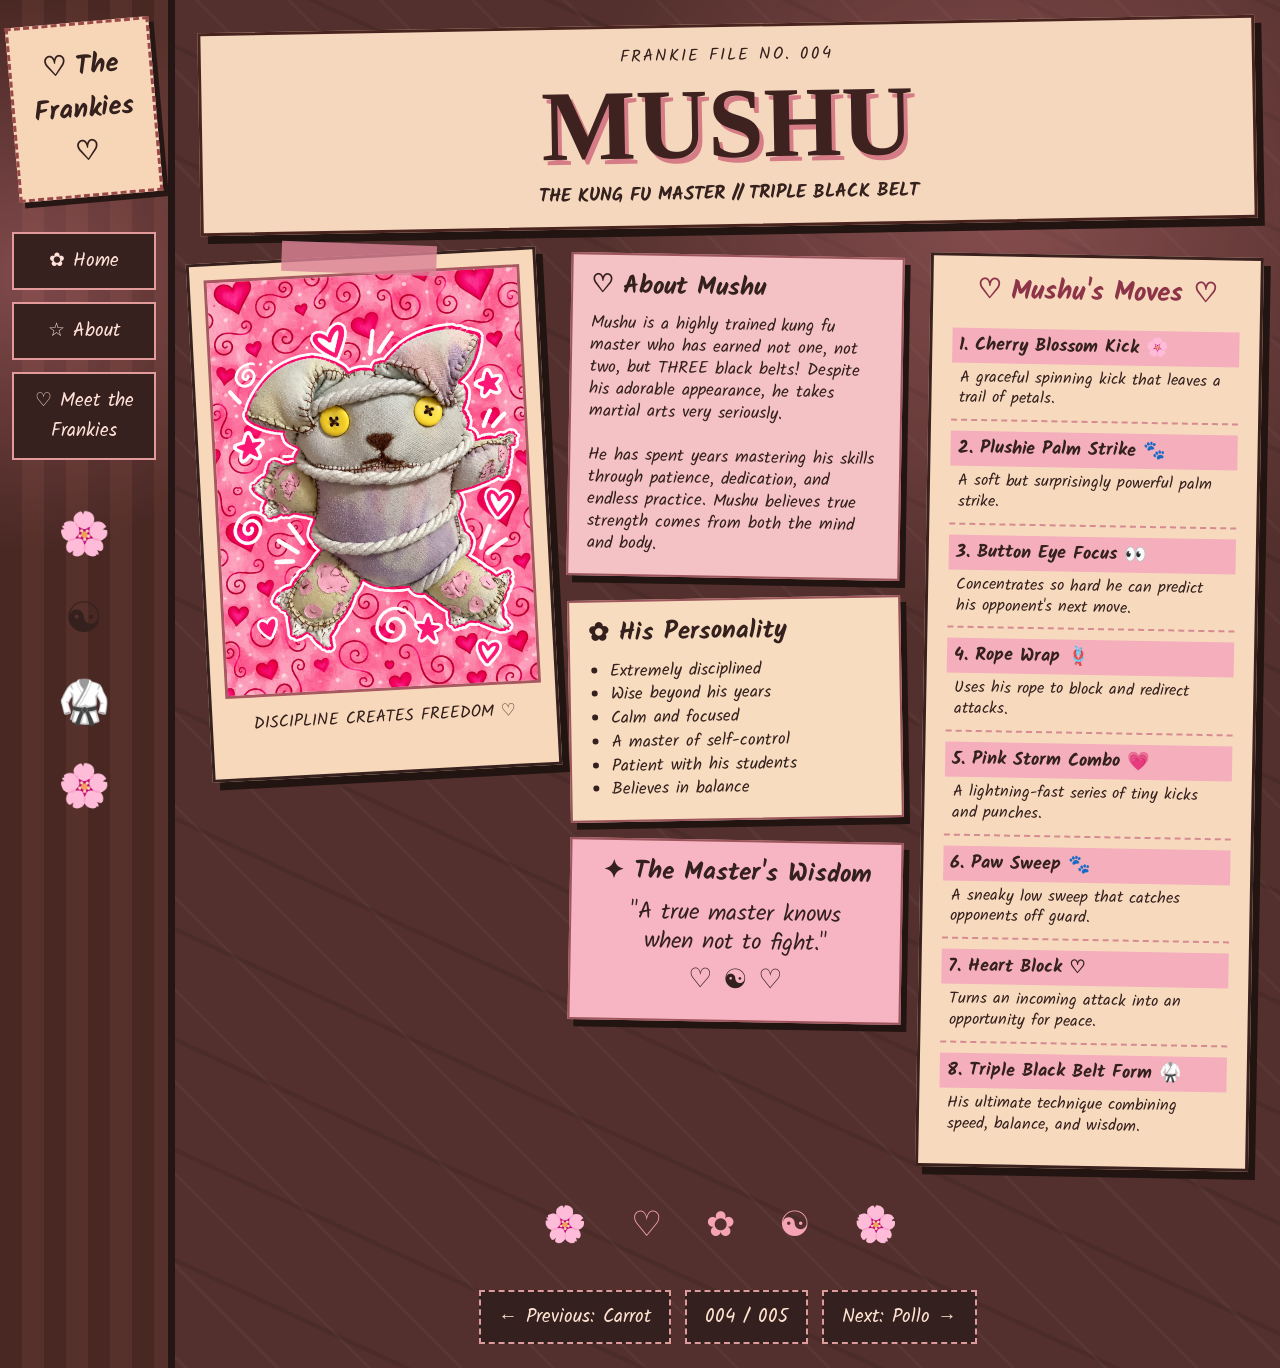
<file: mushu.html>
<!DOCTYPE html>
<html lang="en">
<head>
<meta charset="UTF-8">
<meta name="viewport" content="width=device-width, initial-scale=1">
<title>Mushu | The Frankies</title>
<style>
@import url('https://fonts.googleapis.com/css2?family=Kalam:wght@400;700&family=Permanent+Marker&display=swap');

* { box-sizing: border-box; }

body {
  margin: 0;
  color: #34201d;
  font-family: 'Kalam', cursive;
  background: #291a19;
}

.scrapbook {
  display: grid;
  grid-template-columns: 175px 1fr;
  max-width: 1550px;
  min-height: 100vh;
  margin: auto;
  background:
    repeating-linear-gradient(45deg, #ffffff08 0 3px, transparent 3px 65px),
    #53302d;
}

.sidebar {
  padding: 22px 12px;
  border-right: 7px solid #241614;
  background:
    radial-gradient(circle at 15% 20%, #ed8c9a55, transparent 25%),
    repeating-linear-gradient(90deg, #492824 0 22px, #56302a 22px 44px);
}

.logo {
  background: #f7d6b8;
  padding: 20px 8px;
  text-align: center;
  font-size: 27px;
  font-weight: bold;
  transform: rotate(-5deg);
  border: 3px dashed #9a4848;
  box-shadow: 5px 6px #261715;
  margin-bottom: 35px;
}

.sidebar a {
  display: block;
  background: #37211e;
  border: 2px solid #e29a9a;
  color: #ffe1d7;
  text-decoration: none;
  padding: 12px 8px;
  margin: 12px 0;
  text-align: center;
  font-size: 19px;
}

.sidebar a:hover, footer a:hover {
  background: #a53e55;
}

.side-art {
  margin-top: 35px;
  text-align: center;
  font-size: 42px;
  line-height: 2;
}

main {
  padding: 24px;
  background:
    radial-gradient(circle at 75% 15%, #f58b9650, transparent 30%),
    repeating-linear-gradient(25deg, transparent 0 95px, #1c100f22 96px 100px);
}

.header {
  background: #f5d7bd;
  padding: 15px;
  text-align: center;
  border: 3px solid #49241e;
  box-shadow: 7px 8px #211411;
  transform: rotate(-1deg);
  margin-bottom: 28px;
}

.file {
  letter-spacing: 2px;
  font-size: 17px;
}

h1 {
  font-family: 'Permanent Marker', cursive;
  font-size: clamp(55px, 8vw, 100px);
  line-height: 1;
  color: #3d2220;
  margin: 5px;
  text-shadow: 4px 5px #d67c86;
}

.subtitle {
  font-weight: bold;
  font-size: 19px;
}

.content {
  display: grid;
  grid-template-columns: 1.05fr 1fr 1fr;
  gap: 20px;
  align-items: start;
}

.photo {
  position: relative;
  padding: 14px 14px 40px;
  background: #f7d8bb;
  border: 3px solid #37211e;
  box-shadow: 7px 8px #211411;
  transform: rotate(-3deg);
}

.photo img {
  width: 100%;
  display: block;
  border: 3px solid #a85860;
}

.tape {
  position: absolute;
  width: 45%;
  height: 30px;
  top: -15px;
  left: 27%;
  background: #db8296cc;
  transform: rotate(5deg);
}

.caption {
  text-align: center;
  margin-top: 13px;
  font-size: 17px;
}

.middle {
  display: flex;
  flex-direction: column;
  gap: 20px;
}

.paper {
  padding: 18px;
  background: #f4c1c5;
  border: 2px solid #9b555b;
  box-shadow: 6px 7px #211411;
  transform: rotate(1deg);
}

.paper.cream {
  background: #f7dcc0;
  transform: rotate(-1deg);
}

.paper.wisdom {
  background: #f7b4c2;
  text-align: center;
}

h2 {
  font-size: 25px;
  line-height: 1.1;
  margin: 0 0 12px;
}

p {
  font-size: 17px;
  line-height: 1.3;
  margin: 0;
}

ul {
  padding-left: 22px;
  margin: 0;
  font-size: 17px;
  line-height: 1.4;
}

.moves {
  background: #f7d9be;
  border: 3px solid #3a211e;
  padding: 20px;
  box-shadow: 7px 8px #211411;
  transform: rotate(1deg);
}

.moves h2 {
  text-align: center;
  color: #8d3449;
  font-size: 27px;
}

.move {
  padding: 10px 0;
  border-bottom: 2px dashed #d58b91;
}

.move:last-child { border-bottom: 0; }

.move strong {
  display: block;
  background: #f5aebc;
  padding: 3px 7px;
  font-size: 18px;
}

.move p {
  padding: 5px 8px 0;
  font-size: 16px;
}

.petals {
  text-align: center;
  color: #f7a3b6;
  font-size: 35px;
  letter-spacing: 15px;
  margin-top: 30px;
}

footer {
  display: flex;
  justify-content: center;
  align-items: center;
  flex-wrap: wrap;
  gap: 14px;
  margin-top: 35px;
}

footer a, footer span {
  padding: 10px 18px;
  background: #34211f;
  color: #ffe1cf;
  border: 2px dashed #dd9b9c;
  text-decoration: none;
  font-size: 19px;
}

@media (max-width: 1050px) {
  .content { grid-template-columns: 1fr 1fr; }
  .moves { grid-column: 1 / -1; }
}

@media (max-width: 650px) {
  .scrapbook { grid-template-columns: 1fr; }
  .sidebar { border-right: 0; }
  .sidebar a { display: inline-block; margin: 5px; }
  .side-art { display: none; }
  .content { grid-template-columns: 1fr; }
  .moves { grid-column: auto; }
  main { padding: 15px; }
}
</style>
</head>
<body>

<div class="scrapbook">

  <aside class="sidebar">
    <div class="logo">♡ The<br>Frankies ♡</div>
    <a href="index.html">✿ Home</a>
    <a href="index.html#about">☆ About</a>
    <a href="frankies.html">♡ Meet the Frankies</a>
    <div class="side-art">🌸<br>☯<br>🥋<br>🌸</div>
  </aside>

  <main>
    <header class="header">
      <div class="file">FRANKIE FILE NO. 004</div>
      <h1>MUSHU</h1>
      <div class="subtitle">
        THE KUNG FU MASTER // TRIPLE BLACK BELT
      </div>
    </header>

    <div class="content">

      <div class="photo">
        <div class="tape"></div>
        <img src="mushu.png" alt="Mushu the kung fu master">
        <div class="caption">
          DISCIPLINE CREATES FREEDOM ♡
        </div>
      </div>

      <div class="middle">

        <section class="paper">
          <h2>♡ About Mushu</h2>
          <p>
            Mushu is a highly trained kung fu master who
            has earned not one, not two, but THREE black
            belts! Despite his adorable appearance, he
            takes martial arts very seriously.
            <br><br>
            He has spent years mastering his skills
            through patience, dedication, and endless
            practice. Mushu believes true strength
            comes from both the mind and body.
          </p>
        </section>

        <section class="paper cream">
          <h2>✿ His Personality</h2>
          <ul>
            <li>Extremely disciplined</li>
            <li>Wise beyond his years</li>
            <li>Calm and focused</li>
            <li>A master of self-control</li>
            <li>Patient with his students</li>
            <li>Believes in balance</li>
          </ul>
        </section>

        <section class="paper wisdom">
          <h2>✦ The Master's Wisdom</h2>
          <p style="font-size:23px;">
            "A true master knows<br>
            when not to fight."
          </p>
          <div style="font-size:27px;">♡ ☯ ♡</div>
        </section>

      </div>

      <section class="moves">
        <h2>♡ Mushu's Moves ♡</h2>

        <div class="move">
          <strong>1. Cherry Blossom Kick 🌸</strong>
          <p>A graceful spinning kick that leaves a trail of petals.</p>
        </div>

        <div class="move">
          <strong>2. Plushie Palm Strike 🐾</strong>
          <p>A soft but surprisingly powerful palm strike.</p>
        </div>

        <div class="move">
          <strong>3. Button Eye Focus 👀</strong>
          <p>Concentrates so hard he can predict his opponent's next move.</p>
        </div>

        <div class="move">
          <strong>4. Rope Wrap 🪢</strong>
          <p>Uses his rope to block and redirect attacks.</p>
        </div>

        <div class="move">
          <strong>5. Pink Storm Combo 💗</strong>
          <p>A lightning-fast series of tiny kicks and punches.</p>
        </div>

        <div class="move">
          <strong>6. Paw Sweep 🐾</strong>
          <p>A sneaky low sweep that catches opponents off guard.</p>
        </div>

        <div class="move">
          <strong>7. Heart Block ♡</strong>
          <p>Turns an incoming attack into an opportunity for peace.</p>
        </div>

        <div class="move">
          <strong>8. Triple Black Belt Form 🥋</strong>
          <p>His ultimate technique combining speed, balance, and wisdom.</p>
        </div>
      </section>

    </div>

    <div class="petals">🌸 ♡ ✿ ☯ 🌸</div>
<footer>
  <a href="carrot.html">← Previous: Carrot</a>
  <span>004 / 005</span>
  <a href="pollo.html">Next: Pollo →</a>
</footer>
    
  </main>
</div>

</body>
</html>
</file>
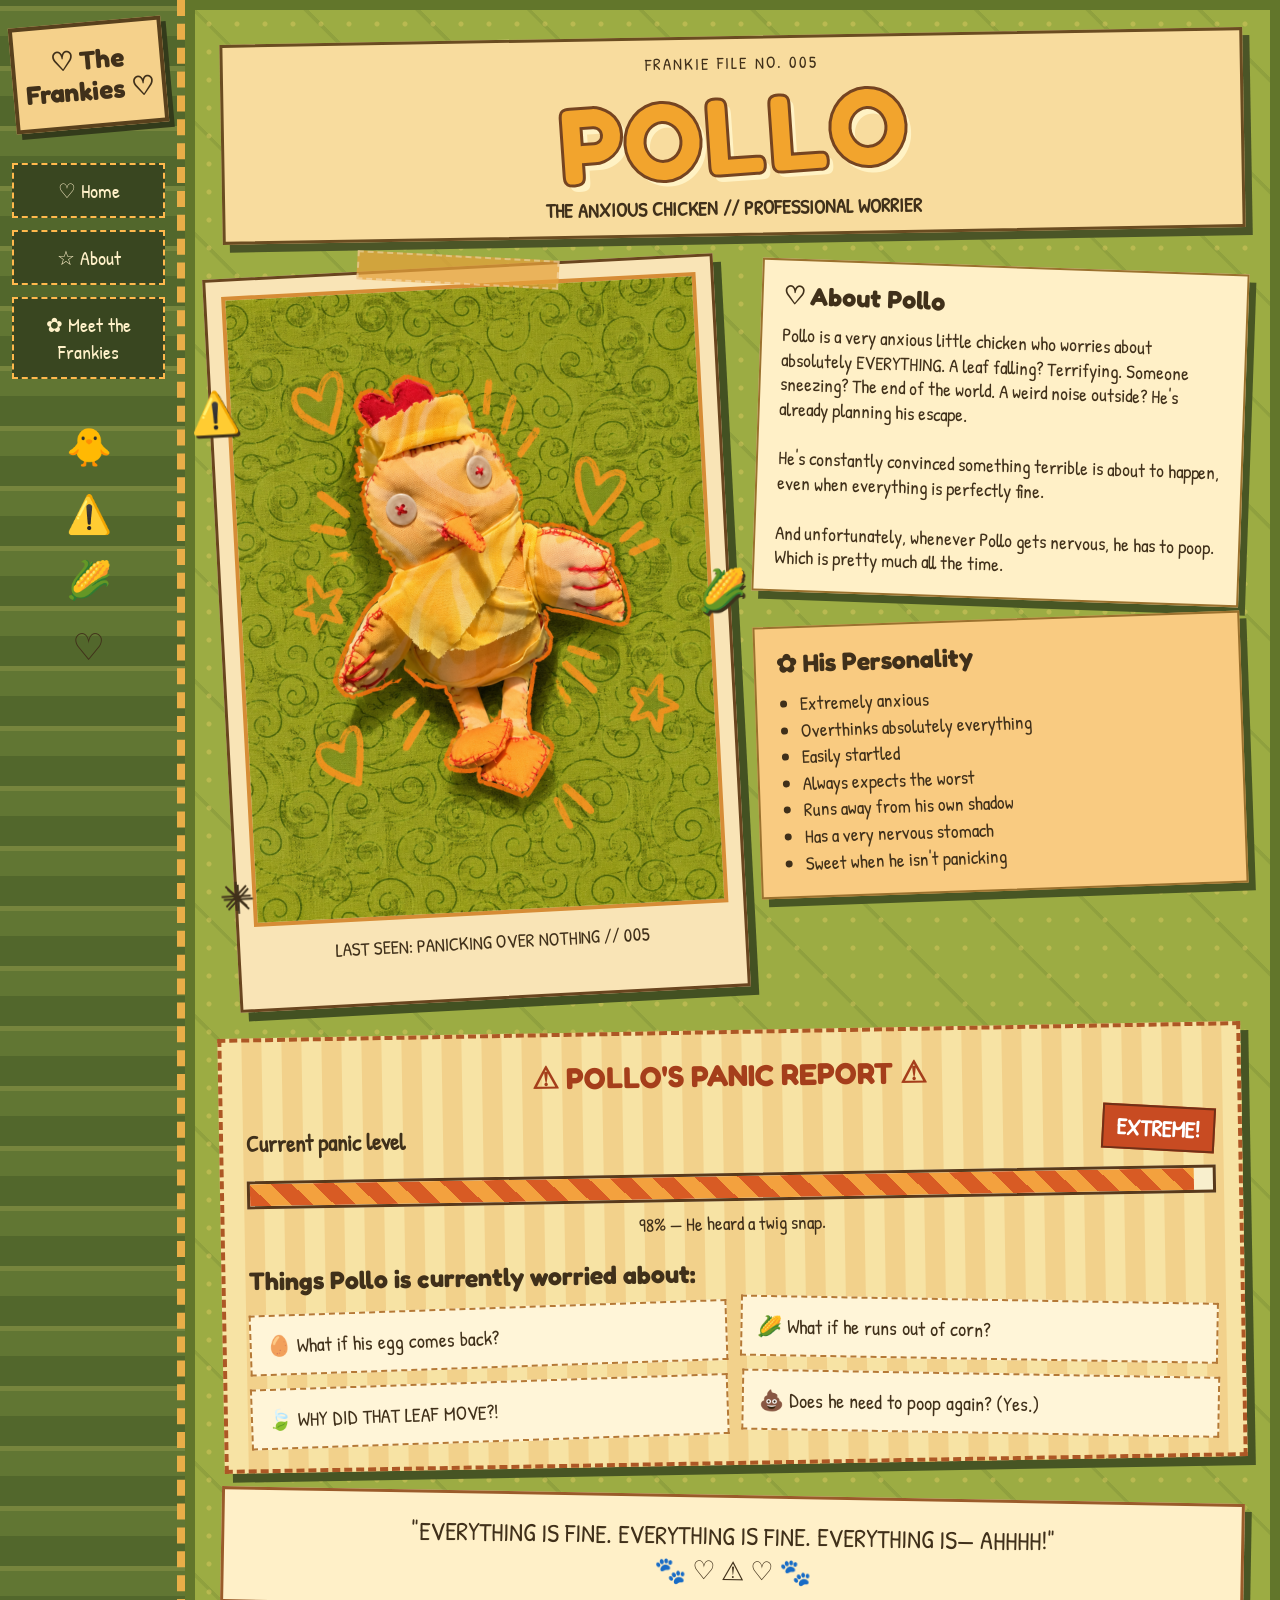
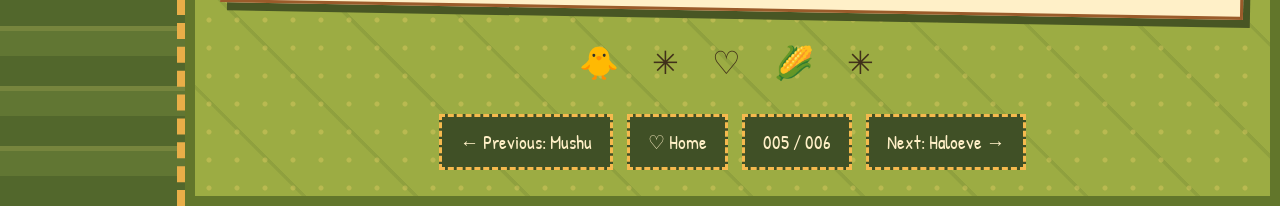
<file: pollo.html>
<!DOCTYPE html>
<html lang="en">
<head>
<meta charset="UTF-8">
<meta name="viewport" content="width=device-width, initial-scale=1">
<title>Pollo the Chicken | The Frankies</title>

<style>
@import url('https://fonts.googleapis.com/css2?family=Fredoka:wght@400;500;600;700&family=Patrick+Hand&display=swap');

* { box-sizing: border-box; }

body {
  margin: 0;
  background: #353b18;
  color: #40301a;
  font-family: 'Patrick Hand', cursive;
}

.scrapbook {
  max-width: 1550px;
  min-height: 100vh;
  margin: auto;
  display: grid;
  grid-template-columns: 185px minmax(0, 1fr);
  background: #899a36;
}

.sidebar {
  padding: 22px 12px;
  background:
    repeating-linear-gradient(
      0deg,
      #52672c 0 30px,
      #617633 30px 55px,
      #76853d 55px 60px
    );
  border-right: 8px dashed #e9ae48;
  text-align: center;
}

.logo {
  background: #f5d18b;
  padding: 18px 7px;
  border: 4px solid #59411d;
  box-shadow: 5px 6px #333b1b;
  transform: rotate(-5deg);
  font: 700 26px Fredoka, sans-serif;
  margin-bottom: 35px;
}

.sidebar a {
  display: block;
  margin: 12px 0;
  padding: 12px 5px;
  background: #394620;
  border: 2px dashed #ffb94d;
  color: #fff1c9;
  text-decoration: none;
  font-size: 20px;
}

.sidebar a:hover,
footer a:hover {
  background: #cb692b;
  color: white;
}

.side-art {
  font-size: 37px;
  line-height: 1.8;
  margin-top: 35px;
}

main {
  padding: 26px;
  min-width: 0;
  background-color: #9cac43;
  background-image:
    radial-gradient(circle, #f4d46b55 2px, transparent 3px),
    repeating-linear-gradient(
      45deg,
      transparent 0 75px,
      #3d541e22 76px 79px
    );
  background-size: 28px 28px, auto;
  border: 10px solid #62762b;
}

.header {
  text-align: center;
  background: #f8dc9e;
  border: 3px solid #6a4c21;
  box-shadow: 7px 8px #4b5527;
  padding: 12px;
  transform: rotate(-1deg);
  margin-bottom: 30px;
}

.file {
  font-size: 17px;
  letter-spacing: 2px;
}

h1 {
  font: 700 clamp(58px, 9vw, 110px) Fredoka, sans-serif;
  color: #f2a42d;
  -webkit-text-stroke: 3px #754421;
  text-shadow: 5px 6px #fff2c4;
  line-height: 1;
  margin: 5px 0;
  transform: rotate(-3deg);
}

.subtitle {
  font-size: 20px;
  font-weight: bold;
}

.content {
  display: grid;
  grid-template-columns: minmax(0, 1.05fr) minmax(0, 1fr);
  gap: 25px;
  align-items: start;
}

.photo {
  position: relative;
  background: #f9e4b6;
  padding: 15px 15px 42px;
  border: 3px solid #69451f;
  box-shadow: 8px 9px #435122;
  transform: rotate(-3deg);
}

.photo img {
  display: block;
  width: 100%;
  border: 4px solid #d68c36;
}

.tape {
  position: absolute;
  top: -14px;
  left: 30%;
  width: 40%;
  height: 29px;
  background: #e5a13bbb;
  border: 2px dashed #fff5;
  transform: rotate(6deg);
}

.photo-caption {
  text-align: center;
  font-size: 19px;
  margin-top: 14px;
}

.sticker {
  position: absolute;
  font-size: 40px;
  filter: drop-shadow(2px 3px #3d321c);
}

.s1 { top: 14%; left: -22px; }
.s2 { right: -20px; top: 42%; }
.s3 { left: -18px; bottom: 12%; }

.notes {
  display: flex;
  flex-direction: column;
  gap: 20px;
}

.paper {
  background: #fff0c7;
  border: 2px solid #9b712e;
  box-shadow: 7px 8px #485624;
  padding: 20px;
  transform: rotate(2deg);
}

.paper:nth-child(2) {
  background: #f9cb81;
  transform: rotate(-2deg);
}

h2 {
  font: 700 25px Fredoka, sans-serif;
  margin: 0 0 12px;
}

p {
  font-size: 19px;
  line-height: 1.3;
  margin: 0;
}

ul {
  margin: 0;
  padding-left: 23px;
  font-size: 19px;
  line-height: 1.4;
}

.panic-report {
  margin-top: 30px;
  padding: 23px;
  background:
    repeating-linear-gradient(
      90deg,
      #f7e3a4 0 20px,
      #f2d18b 20px 40px
    );
  border: 4px dashed #ad5725;
  box-shadow: 8px 9px #475524;
  transform: rotate(-1deg);
}

.panic-title {
  font: 700 30px Fredoka, sans-serif;
  text-align: center;
  color: #a53e1b;
  margin-bottom: 20px;
}

.panic-level {
  display: flex;
  justify-content: space-between;
  align-items: center;
  gap: 12px;
  font-size: 23px;
  font-weight: bold;
}

.danger {
  background: #c84b22;
  color: white;
  padding: 5px 12px;
  border: 2px solid #723017;
  transform: rotate(4deg);
}

.meter {
  margin-top: 15px;
  height: 28px;
  border: 3px solid #58391b;
  background: #f8efcd;
  overflow: hidden;
}

.meter-fill {
  height: 100%;
  width: 98%;
  background: repeating-linear-gradient(
    45deg,
    #d85b24 0 15px,
    #f3a13e 15px 30px
  );
}

.meter-note {
  text-align: center;
  margin: 9px 0 22px;
  font-size: 19px;
}

.worries {
  display: grid;
  grid-template-columns: repeat(2, minmax(0, 1fr));
  gap: 13px;
  margin-top: 15px;
}

.worry {
  background: #fff5d8;
  border: 2px dashed #b57936;
  padding: 15px;
  font-size: 20px;
  transform: rotate(-1deg);
}

.worry:nth-child(even) {
  transform: rotate(2deg);
}

.quote {
  margin-top: 30px;
  background: #fff0c8;
  border: 3px solid #9a5b2a;
  padding: 20px;
  text-align: center;
  font-size: 26px;
  box-shadow: 7px 8px #485624;
  transform: rotate(1deg);
}

.doodles {
  margin: 30px 0 5px;
  text-align: center;
  font-size: 32px;
  letter-spacing: 13px;
}

footer {
  display: flex;
  flex-wrap: wrap;
  justify-content: center;
  gap: 14px;
  margin-top: 30px;
}

footer a, footer span {
  background: #405026;
  color: #fff0c7;
  border: 3px dashed #f5b94e;
  padding: 12px 18px;
  font-size: 19px;
  text-decoration: none;
}

@media (max-width: 850px) {
  .content { grid-template-columns: 1fr; }
  .photo { max-width: 490px; margin: 10px auto 25px; }
}

@media (max-width: 650px) {
  .scrapbook { grid-template-columns: 1fr; }
  .sidebar { border-right: 0; }
  .sidebar a { display: inline-block; margin: 5px; padding: 9px; }
  .side-art { display: none; }
  main { padding: 15px; }
  .worries { grid-template-columns: 1fr; }
  .panic-level { flex-wrap: wrap; }
}
</style>
</head>

<body>
<div class="scrapbook">

  <aside class="sidebar">
    <div class="logo">♡ The<br>Frankies ♡</div>
    <a href="index.html">♡ Home</a>
    <a href="index.html#about">☆ About</a>
    <a href="frankies.html">✿ Meet the Frankies</a>
    <div class="side-art">🐥<br>⚠️<br>🌽<br>♡</div>
  </aside>

  <main>
    <header class="header">
      <div class="file">FRANKIE FILE NO. 005</div>
      <h1>POLLO</h1>
      <div class="subtitle">
        THE ANXIOUS CHICKEN // PROFESSIONAL WORRIER
      </div>
    </header>

    <div class="content">

      <div class="photo">
        <div class="tape"></div>
        <span class="sticker s1">⚠️</span>
        <span class="sticker s2">🌽</span>
        <span class="sticker s3">✳</span>

        <img src="pollo.png" alt="Pollo the anxious chicken">

        <div class="photo-caption">
          LAST SEEN: PANICKING OVER NOTHING // 005
        </div>
      </div>

      <div class="notes">

        <section class="paper">
          <h2>♡ About Pollo</h2>
          <p>
            Pollo is a very anxious little chicken who
            worries about absolutely EVERYTHING.
            A leaf falling? Terrifying. Someone sneezing?
            The end of the world. A weird noise outside?
            He's already planning his escape.
            <br><br>
            He's constantly convinced something terrible
            is about to happen, even when everything
            is perfectly fine.
            <br><br>
            And unfortunately, whenever Pollo gets nervous,
            he has to poop. Which is pretty much all
            the time.
          </p>
        </section>

        <section class="paper">
          <h2>✿ His Personality</h2>
          <ul>
            <li>Extremely anxious</li>
            <li>Overthinks absolutely everything</li>
            <li>Easily startled</li>
            <li>Always expects the worst</li>
            <li>Runs away from his own shadow</li>
            <li>Has a very nervous stomach</li>
            <li>Sweet when he isn't panicking</li>
          </ul>
        </section>

      </div>
    </div>

    <section class="panic-report">
      <div class="panic-title">⚠ POLLO'S PANIC REPORT ⚠</div>

      <div class="panic-level">
        <span>Current panic level</span>
        <span class="danger">EXTREME!</span>
      </div>

      <div class="meter">
        <div class="meter-fill"></div>
      </div>

      <div class="meter-note">
        98% — He heard a twig snap.
      </div>

      <h2>Things Pollo is currently worried about:</h2>

      <div class="worries">
        <div class="worry">🥚 What if his egg comes back?</div>
        <div class="worry">🌽 What if he runs out of corn?</div>
        <div class="worry">🍃 WHY DID THAT LEAF MOVE?!</div>
        <div class="worry">💩 Does he need to poop again? (Yes.)</div>
      </div>
    </section>

    <div class="quote">
      "EVERYTHING IS FINE. EVERYTHING IS FINE.
      EVERYTHING IS— AHHHH!"
      <div>🐾 ♡ ⚠ ♡ 🐾</div>
    </div>

    <div class="doodles">🐥 ✳ ♡ 🌽 ✳</div>

   <footer>
  <a href="mushu.html">← Previous: Mushu</a>
  <a href="index.html">♡ Home</a>
  <span>005 / 006</span>
  <a href="haloeve.html">Next: Haloeve →</a>
</footer>

  </main>
</div>
</body>
</html>
</file>
<file: style.css>
@import url('https://fonts.googleapis.com/css2?family=Comic+Neue:wght@400;700&family=Fredoka:wght@400;600;700&display=swap');

* {
  box-sizing: border-box;
}

body {
  margin: 0;
  font-family: 'Comic Neue', cursive;
  background: #ffe08b;
  color: #772448;
}

.scrapbook {
  min-height: 100vh;
  display: flex;
  overflow: hidden;
}

/* Colorful striped scrapbook binding */
.sidebar {
  width: 260px;
  flex-shrink: 0;
  padding: 45px 20px;
  border-right: 16px solid #ff80a9;
  background: repeating-linear-gradient(
    to bottom,
    #ff5d88 0px,
    #ff5d88 16px,
    #ffd14f 16px,
    #ffd14f 32px,
    #79dbb0 32px,
    #79dbb0 48px,
    #77d9ed 48px,
    #77d9ed 64px,
    #ff9c52 64px,
    #ff9c52 80px
  );
}

.sidebar h1 {
  font-family: 'Fredoka', sans-serif;
  font-size: 38px;
  color: #d51d61;
  background: #fff0d5;
  padding: 20px 12px;
  border: 4px dashed #f95991;
  transform: rotate(-5deg);
  text-align: center;
  box-shadow: 5px 6px 0 #e14d87;
}

nav {
  display: flex;
  flex-direction: column;
  gap: 20px;
  margin-top: 55px;
}

nav a {
  background: #fff0d5;
  border: 3px dashed #e85988;
  padding: 13px;
  color: #b71f5b;
  text-decoration: none;
  font-size: 20px;
  font-weight: bold;
  box-shadow: 4px 5px 0 #e77aa0;
  transform: rotate(-2deg);
}

nav a:nth-child(even) {
  transform: rotate(3deg);
}

nav a:hover {
  background: #ffb8d4;
  transform: rotate(0deg) scale(1.05);
}

/* Main scrapbook page */
.page {
  position: relative;
  flex: 1;
  min-width: 0;
  min-height: 100vh;
  padding: 90px 55px;
  display: flex;
  align-items: center;
  justify-content: center;
  background:
    radial-gradient(circle at 90% 15%, #fff1b8, transparent 35%),
    #ffe08b;
}

/* Pink layered paper */
.intro {
  position: relative;
  z-index: 1;
  width: min(100%, 850px);
  background: #ff9ec5;
  border: 17px solid #e83d79;
  outline: 8px solid #ffb7d2;
  padding: 65px 55px;
  text-align: center;
  box-shadow: 14px 16px 0 #f5b757;
  transform: rotate(-1deg);
}

.intro h2 {
  font-family: 'Fredoka', sans-serif;
  font-size: clamp(35px, 5vw, 65px);
  line-height: 1.1;
  color: #b71b61;
  text-shadow: 3px 3px #ffe4a0;
}

.intro p {
  font-size: 21px;
  line-height: 1.6;
}

.subtitle {
  font-size: 25px !important;
  font-weight: bold;
  color: #a92368;
}

.open-button {
  display: inline-block;
  margin-top: 25px;
  padding: 18px 28px;
  background: #fff0b4;
  color: #c01d61;
  border: 4px dashed #ee6296;
  text-decoration: none;
  font-family: 'Fredoka', sans-serif;
  font-size: 24px;
  border-radius: 12px;
  box-shadow: 5px 6px 0 #e95b8f;
  transition: transform 0.2s;
}

.open-button:hover {
  transform: scale(1.08) rotate(2deg);
  background: #fff8d9;
}

/* Scrapbook doodles */
.decorations span {
  position: absolute;
  pointer-events: none;
  font-size: 90px;
  z-index: 2;
}

.star {
  top: 5%;
  left: 10%;
  color: #9a46b9;
  transform: rotate(20deg);
}

.swirl {
  top: 5%;
  right: 10%;
  color: #ef6c98;
}

.heart {
  bottom: 5%;
  left: 8%;
  color: #ed397f;
  transform: rotate(-20deg);
}

.bubble {
  right: 4%;
  top: 40%;
  color: #65c9e8;
  text-shadow: 4px 4px #f781bb;
}

/* Future AI Frankie mascot */
.ai-frankie {
  position: fixed;
  z-index: 5;
  bottom: 22px;
  right: 22px;
  display: flex;
  flex-direction: column;
  align-items: center;
  gap: 10px;
}

.speech-bubble {
  max-width: 200px;
  padding: 15px;
  background: #fff5e5;
  border: 3px solid #d82d77;
  border-radius: 30px;
  font-size: 17px;
  font-weight: bold;
  text-align: center;
  box-shadow: 4px 5px 0 #f28ab4;
}

.mascot-placeholder {
  width: 115px;
  min-height: 100px;
  display: grid;
  place-items: center;
  background: #ffc3db;
  border: 3px dashed #d82d77;
  border-radius: 50%;
  padding: 12px;
  font-size: 15px;
  text-align: center;
}

/* Smaller screens */
@media (max-width: 750px) {
  .scrapbook {
    flex-direction: column;
  }

  .sidebar {
    width: 100%;
    border-right: none;
    border-bottom: 12px solid #ff80a9;
    padding: 20px;
  }

  .sidebar h1 {
    font-size: 30px;
    margin: 5px auto;
    max-width: 300px;
  }

  nav {
    margin-top: 20px;
    gap: 10px;
  }

  .page {
    padding: 70px 25px 200px;
  }

  .intro {
    padding: 35px 20px;
    border-width: 9px;
  }

  .intro p {
    font-size: 17px;
  }

  .ai-frankie {
    right: 12px;
    bottom: 12px;
  }
}
/* Floating decorations */
.floating-decoration {
  position: absolute;
  z-index: 0;
  pointer-events: none;
  color: #e94389;
  opacity: 0.65;
  animation: floatAround 5s ease-in-out infinite alternate;
}

@keyframes floatAround {
  from {
    transform: translateY(0) rotate(-15deg);
  }
  to {
    transform: translateY(-25px) rotate(20deg);
  }
}

/* Click sparkles */
.click-sparkle {
  position: fixed;
  z-index: 100;
  pointer-events: none;
  color: #e82e82;
  font-size: 32px;
  animation: sparklePop 0.7s ease-out forwards;
}

@keyframes sparklePop {
  from {
    transform: translate(-50%, -50%) scale(0.5);
    opacity: 1;
  }
  to {
    transform: translate(-50%, -110%) scale(1.8) rotate(40deg);
    opacity: 0;
  }
}
</file>
